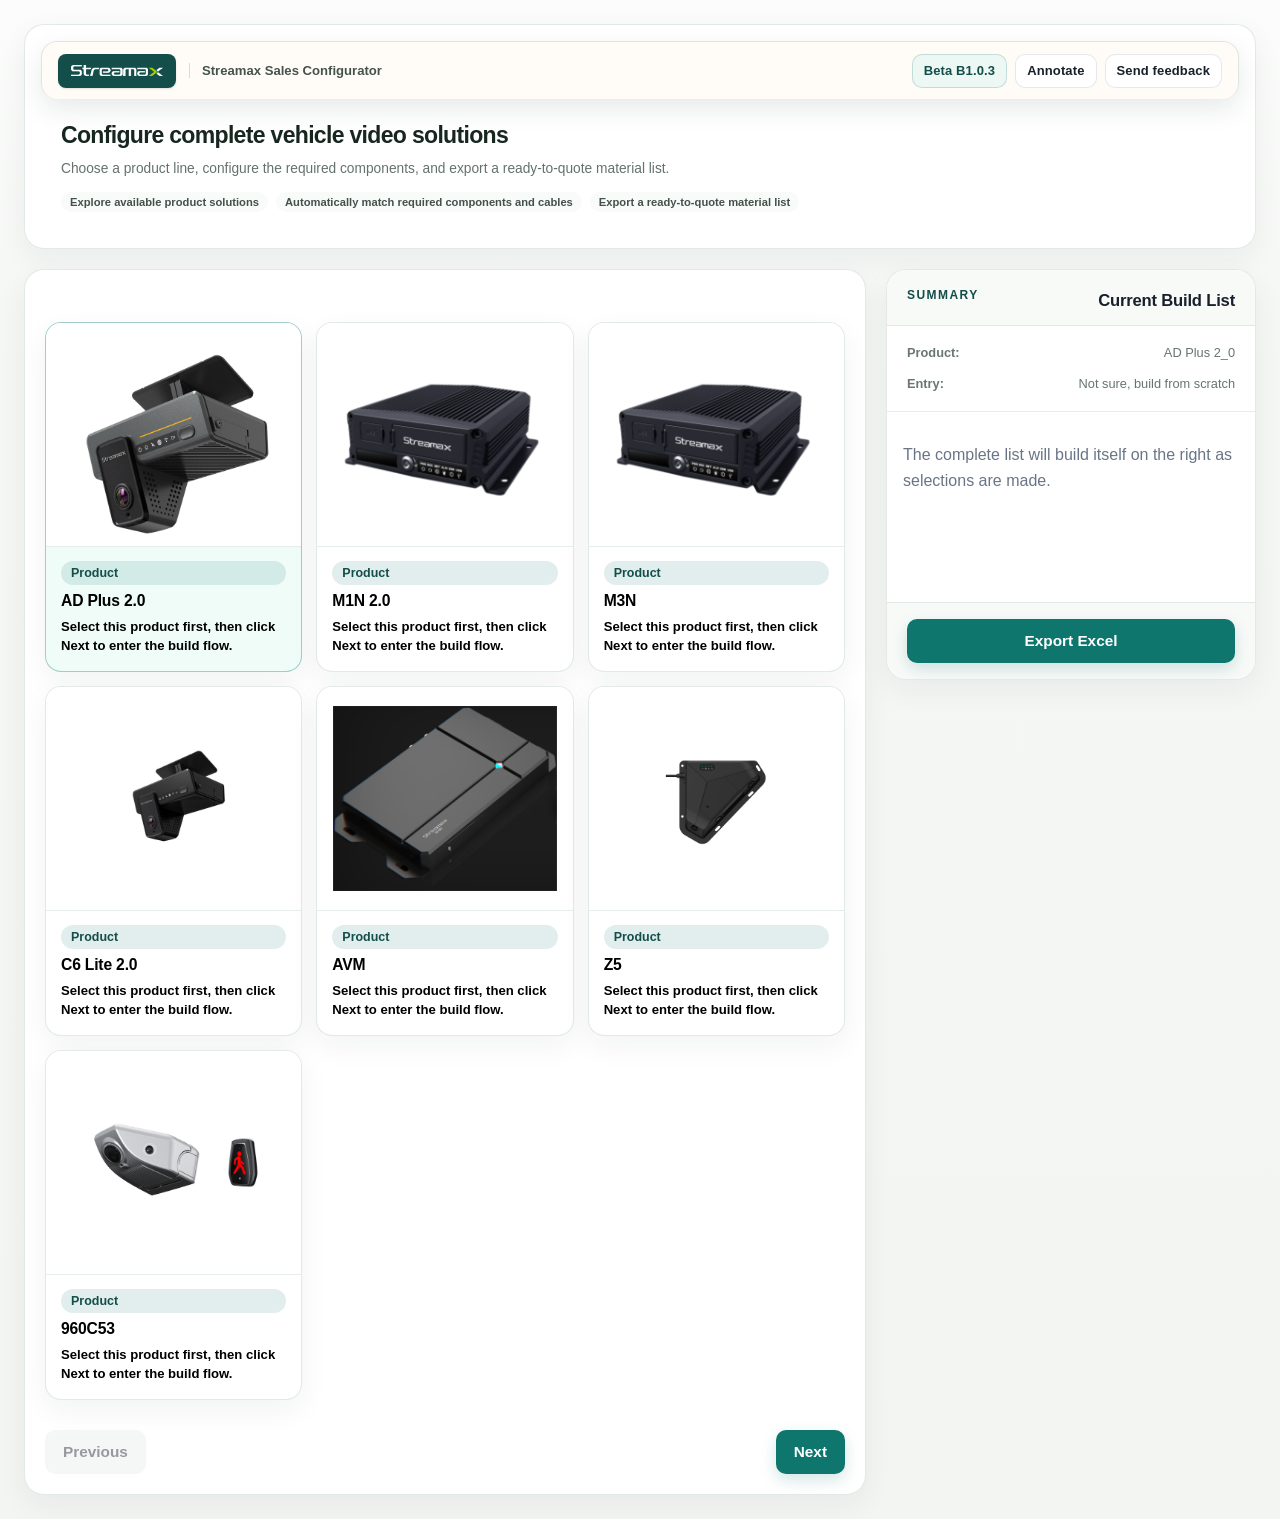
<file: configurator/index.html>
<!doctype html>
<html lang="en">
  <head>
    <meta charset="UTF-8" />
    <meta name="viewport" content="width=device-width, initial-scale=1.0" />
    <title>Streamax Sales Configurator</title>
    <script>document.documentElement.classList.add("app-loading");</script>
    <link rel="stylesheet" href="./styles.css?v=20260715-7" />
  </head>
  <body>
    <div class="shell">
      <header class="hero">
        <div class="hero-main">
          <div class="topbar">
            <div class="topbar-brand">
              <a class="brand-logo" href="./index.html" aria-label="Streamax Sales Configurator home">
                <img src="./assets/brand/streamax-logo-white.png" alt="Streamax" />
              </a>
              <p id="hero-eyebrow" class="eyebrow">AD Plus 2.0</p>
            </div>
            <div class="topbar-actions">
              <button id="app-version" class="version-badge version-button" type="button" aria-haspopup="dialog">Beta B1.0.1</button>
              <button id="annotation-button" class="feedback-button" type="button" aria-pressed="false">Annotate</button>
              <button id="feedback-button" class="feedback-button" type="button">Send feedback</button>
            </div>
          </div>
          <div class="hero-body">
            <h1 id="hero-title">一步一步生成 AD Plus 2.0 方案</h1>
            <p id="hero-intro" class="intro">
              只聚焦一个产品，让销售或客户按步骤完成选型，自动生成完整清单。
            </p>
            <div class="hero-highlights">
              <div class="highlight-pill" id="highlight-1">只展示当前需要决策的内容</div>
              <div class="highlight-pill" id="highlight-2">自动带出必选线材与关联件</div>
              <div class="highlight-pill" id="highlight-3">最终可直接导出给销售或技术支持</div>
            </div>
          </div>
        </div>

        <div class="hero-note">
          <span id="hero-note-label" class="step">What This Does</span>
          <strong id="hero-note-title">面向客户的 AD Plus 2.0 选型向导</strong>
          <p id="hero-note-body">
            这不是内部物料表视图，而是把复杂的产品清单拆成可以一步一步完成的选择流程。
          </p>
        </div>
      </header>

      <main class="wizard-shell">
        <section class="wizard-main panel">
          <div class="wizard-top">
            <div id="step-pills" class="step-pills"></div>
            <div id="step-copy" class="step-copy"></div>
          </div>

          <section id="wizard-stage" class="wizard-stage"></section>

          <footer class="wizard-actions">
            <button id="prev-step" class="secondary" type="button">上一步</button>
            <button id="next-step" class="primary" type="button">下一步</button>
          </footer>
        </section>

        <aside class="summary panel">
          <div class="panel-head">
            <span id="summary-step" class="step">Summary</span>
            <h2 id="summary-title">当前方案清单</h2>
          </div>
          <div id="summary-meta" class="summary-meta"></div>
          <div id="cart-list" class="cart-list"></div>
          <div class="cart-actions">
            <button id="export-excel" class="primary" type="button">Export Excel</button>
          </div>
        </aside>
      </main>
    </div>

    <dialog id="release-dialog" class="release-dialog" aria-labelledby="release-title">
      <div class="release-dialog-head">
        <div>
          <p class="step">Release notes</p>
          <h2 id="release-title">What changed</h2>
        </div>
        <button class="dialog-close" type="button" data-release-close aria-label="Close release notes"><svg viewBox="0 0 24 24" aria-hidden="true"><path d="M6 6L18 18M18 6L6 18" /></svg></button>
      </div>
      <div id="release-content" class="release-content"></div>
      <p class="release-contact">Questions or feedback? Contact <a href="mailto:kevinwang@Streamax.com">kevinwang@Streamax.com</a>.</p>
      <div class="feedback-actions"><button class="secondary" type="button" data-release-close>Close</button></div>
    </dialog>

    <dialog id="feedback-dialog" class="feedback-dialog" aria-labelledby="feedback-title">
      <form id="feedback-form" method="dialog">
        <div class="feedback-dialog-head">
          <div>
            <p class="step">Beta feedback</p>
            <h2 id="feedback-title">Comment on this page</h2>
          </div>
          <button class="dialog-close" type="button" data-feedback-close aria-label="Close feedback form"><svg viewBox="0 0 24 24" aria-hidden="true"><path d="M6 6L18 18M18 6L6 18" /></svg></button>
        </div>
        <p class="feedback-help">Tell us what is unclear, incorrect, or missing. The active product and selected items will be attached automatically.</p>
        <label for="feedback-message">Your comment</label>
        <textarea id="feedback-message" name="message" maxlength="2000" required placeholder="For example: this cable should be included automatically."></textarea>
        <label for="feedback-contact">Email or name (optional)</label>
        <input id="feedback-contact" name="contact" maxlength="200" autocomplete="email" placeholder="So we can follow up" />
        <p id="feedback-status" class="feedback-status" aria-live="polite"></p>
        <div class="feedback-actions">
          <button class="secondary" type="button" data-feedback-close>Cancel</button>
          <button class="primary" type="submit">Send feedback</button>
        </div>
      </form>
    </dialog>

    <dialog id="annotation-dialog" class="feedback-dialog" aria-labelledby="annotation-title">
      <form id="annotation-form" method="dialog">
        <div class="feedback-dialog-head">
          <div>
            <p class="step">Element annotation</p>
            <h2 id="annotation-title">Comment on this element</h2>
          </div>
          <button class="dialog-close" type="button" data-annotation-close aria-label="Close annotation form"><svg viewBox="0 0 24 24" aria-hidden="true"><path d="M6 6L18 18M18 6L6 18" /></svg></button>
        </div>
        <div id="annotation-target" class="annotation-target"></div>
        <label for="annotation-message">Your comment</label>
        <textarea id="annotation-message" name="message" maxlength="2000" required placeholder="Explain what should change on this element."></textarea>
        <label for="annotation-contact">Email or name (optional)</label>
        <input id="annotation-contact" name="contact" maxlength="200" autocomplete="email" placeholder="So we can follow up" />
        <p id="annotation-status" class="feedback-status" aria-live="polite"></p>
        <div class="feedback-actions">
          <button class="secondary" type="button" data-annotation-close>Cancel</button>
          <button class="primary" type="submit">Send annotation</button>
        </div>
      </form>
    </dialog>

    <script src="./catalog-data.js?v=20260710-2"></script>
    <!-- 按编号顺序加载，共享全局作用域，顺序不可调换 -->
    <script src="./js/01-bootstrap-i18n.js?v=20260715-6"></script>
    <script src="./js/02-dom-state.js?v=20260714-5"></script>
    <script src="./js/03-data-adplus.js?v=20260710-1"></script>
    <script src="./js/04-product-meta.js?v=20260714-4"></script>
    <script src="./js/05-selection-logic.js?v=20260714-2"></script>
    <script src="./js/06-cart.js?v=20260714-2"></script>
    <script src="./js/07-render-common.js?v=20260714-6"></script>
    <script src="./js/08-logic-mseries.js?v=20260710-1"></script>
    <script src="./js/09-render-avm-c6.js?v=20260712-7"></script>
    <script src="./js/10-render-mseries.js?v=20260710-1"></script>
    <script src="./js/11-render-adplus.js?v=20260710-1"></script>
    <script src="./js/12-main.js?v=20260715-9"></script>
  </body>
</html>
</file>
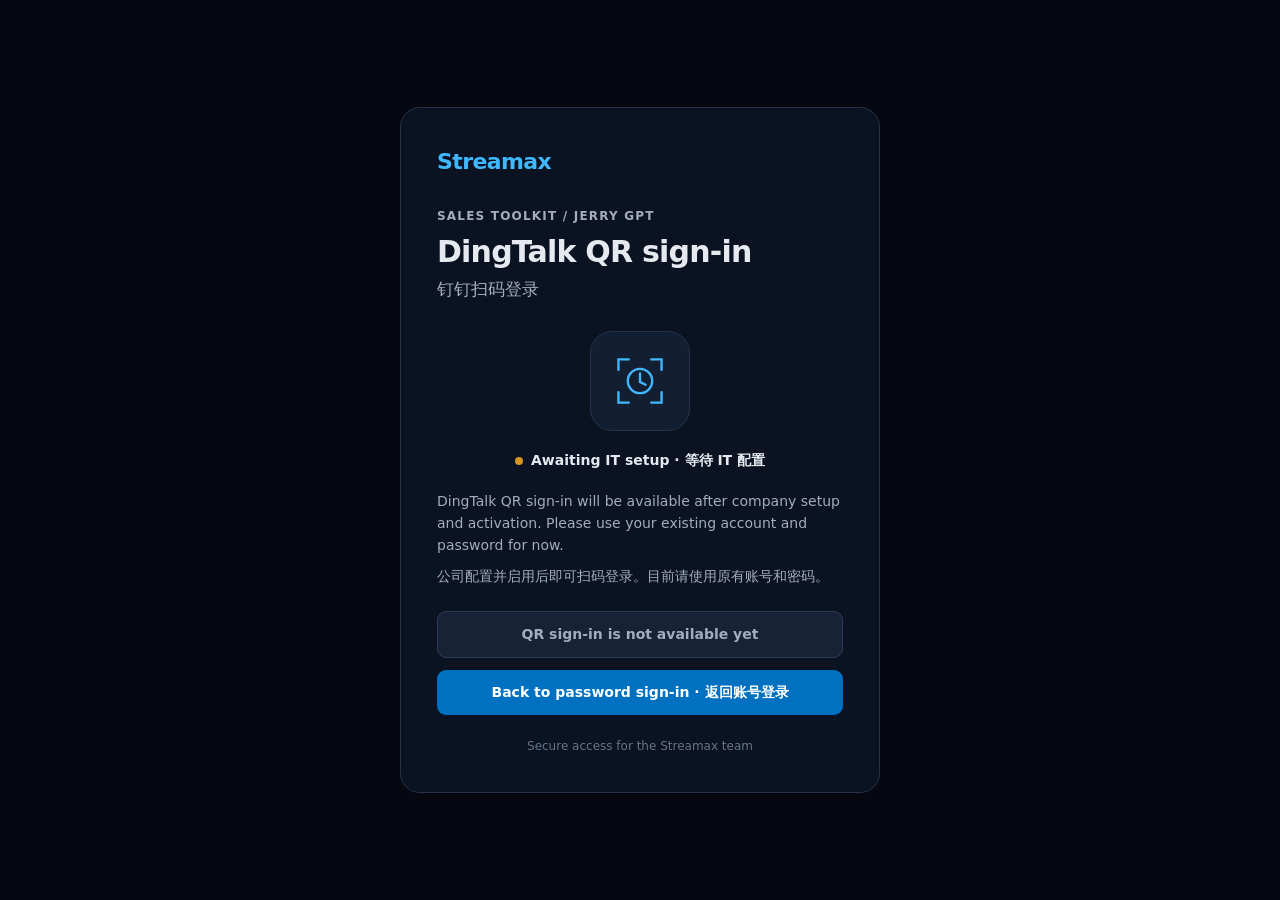
<file: templates/dingtalk_pending.html>
<!doctype html>
<html lang="en"><head><meta charset="utf-8"><meta name="viewport" content="width=device-width,initial-scale=1"><meta name="robots" content="noindex,nofollow"><title>DingTalk QR sign-in · Streamax</title>
<style>
*{box-sizing:border-box}body{margin:0;min-height:100vh;display:grid;place-items:center;padding:28px 20px;font:16px/1.6 system-ui,-apple-system,sans-serif;background:#f5f7fa;color:#172b40}body.dark{background:#050810;color:#e6eaf0}.card{width:min(100%,480px);border:1px solid #dce3ec;border-radius:20px;background:#fff;padding:36px}.dark .card{background:#0b1221;border-color:#263248}.brand{display:inline-block;color:#0070c0;text-decoration:none;font-weight:800;font-size:22px;letter-spacing:-.6px}.dark .brand{color:#40b8ff}.eyebrow{font-size:12px;font-weight:700;letter-spacing:1.2px;text-transform:uppercase;color:#596c82;margin:28px 0 8px}.dark .eyebrow{color:#a0aec0}h1{font-size:30px;line-height:1.2;letter-spacing:-.8px;margin:0 0 6px}.zh{color:#596c82;font-size:17px;margin:0}.dark .zh,.dark .detail{color:#a0aec0}.scan{margin:28px auto 18px;width:100px;height:100px;border:1px solid #dce3ec;border-radius:22px;display:grid;place-items:center;color:#0070c0;background:#f5f9ff}.dark .scan{background:#121f33;border-color:#263248;color:#40b8ff}.status{text-align:center;font-size:14px;font-weight:650}.dot{display:inline-block;width:8px;height:8px;border-radius:50%;background:#d59625;margin-right:8px}.detail{font-size:14px;color:#52667b;margin:18px 0 24px}.detail span{display:block;margin-top:8px}button,.back{display:block;width:100%;padding:12px;border-radius:9px;font:inherit;font-weight:600;font-size:14px;line-height:1.5;text-align:center}button{border:1px solid #dce3ec;background:#edf1f5;color:#52667b;cursor:not-allowed}.dark button{background:#172237;border-color:#2b3b53;color:#a0aec0}.back{margin-top:12px;background:#0070c0;color:#fff;text-decoration:none}.back:hover{background:#005b9c}a:focus-visible{outline:3px solid #56bdff;outline-offset:4px}.foot{margin:22px 0 0;text-align:center;color:#64758a;font-size:12px}@media(max-width:400px){.card{padding:26px 22px}h1{font-size:27px}}
</style></head><body class="dark"><main class="card"><a class="brand" href="https://www.streamax-trucking.com/">Streamax</a><p class="eyebrow">Sales Toolkit / Jerry GPT</p><h1>DingTalk QR sign-in</h1><p class="zh" lang="zh-CN">钉钉扫码登录</p>
<div class="scan" aria-hidden="true"><svg viewBox="0 0 64 64" width="60" height="60" fill="none" stroke="currentColor" stroke-width="2.5" stroke-linecap="round"><path d="M20 9H9v11M44 9h11v11M9 44v11h11M55 44v11H44"/><circle cx="32" cy="32" r="13"/><path d="M32 24v9l6 3"/></svg></div>
<p class="status" role="status"><span class="dot" aria-hidden="true"></span>Awaiting IT setup · 等待 IT 配置</p><p class="detail">DingTalk QR sign-in will be available after company setup and activation. Please use your existing account and password for now.<span lang="zh-CN">公司配置并启用后即可扫码登录。目前请使用原有账号和密码。</span></p><button type="button" disabled>QR sign-in is not available yet</button><a class="back" href="__BACK_URL__">Back to password sign-in · 返回账号登录</a><p class="foot">Secure access for the Streamax team</p></main></body></html>
</file>
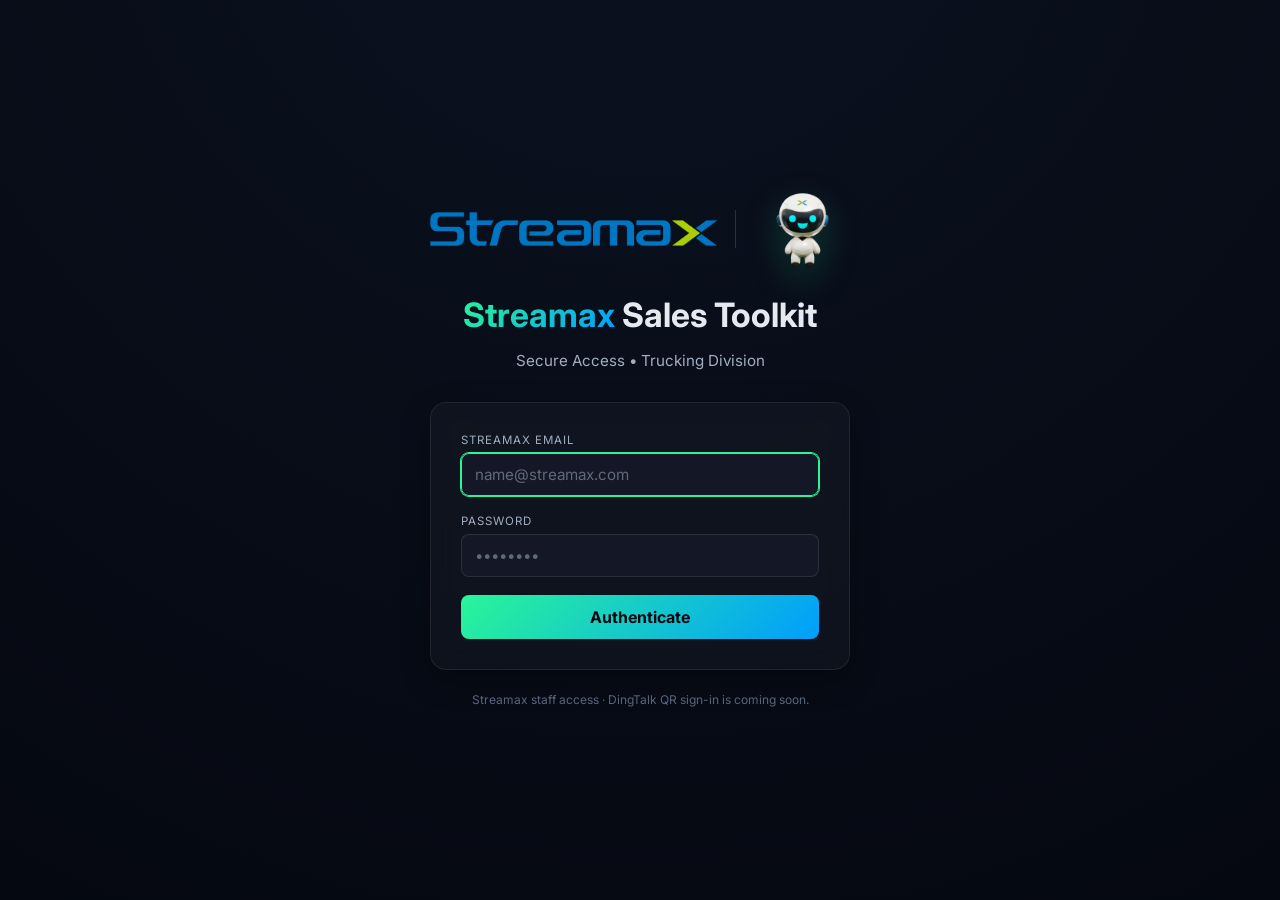
<file: templates/login.html>
<!DOCTYPE html>
<html lang="en">
<head>
<meta charset="utf-8">
<meta name="viewport" content="width=device-width, initial-scale=1">
<title>Streamax Sales Toolkit — Sign in</title>
<link rel="icon" type="image/png" href="/assets/favicon.png">
<link rel="apple-touch-icon" href="/assets/favicon.png">
<link rel="preconnect" href="https://fonts.gstatic.com" crossorigin>
<link href="https://fonts.googleapis.com/css2?family=Inter:wght@300;400;500;600;700;800&display=swap" rel="stylesheet">
<style>
  :root{--green:#2AF598;--blue:#009EFD;--bg:#050810;--grey:#A0AEC0;--white:#E6EAF0}
  *{box-sizing:border-box}
  body{margin:0;min-height:100vh;font-family:Inter,system-ui,sans-serif;color:var(--white);
       background:var(--bg);background-image:radial-gradient(circle at 50% -20%,#0B1221,#050810);
       display:flex;align-items:center;justify-content:center;padding:24px}
  .wrap{width:100%;max-width:420px}
  .marks{display:flex;align-items:center;justify-content:center;gap:18px;margin-bottom:18px}
  .marks a{min-width:0;flex:1}
  .marks img.logo{max-height:38px;max-width:100%;width:auto;object-fit:contain}
  .marks .sep{width:1px;height:38px;background:rgba(255,255,255,.14)}
  .marks img.mascot{width:96px;height:96px;flex-shrink:0;object-fit:contain;
       animation:float 4s ease-in-out infinite;
       filter:drop-shadow(0 12px 18px rgba(42,245,152,.18))}
  @keyframes float{0%,100%{transform:translateY(0)}50%{transform:translateY(-10px)}}
  h1{font-size:2.1rem;text-align:center;margin:0 0 6px;line-height:1.2}
  h1 .g{background:linear-gradient(135deg,var(--green),var(--blue));
        -webkit-background-clip:text;background-clip:text;-webkit-text-fill-color:transparent}
  .sub{text-align:center;color:var(--grey);font-size:.95rem;margin-bottom:32px}
  form{background:rgba(255,255,255,.03);border:1px solid rgba(255,255,255,.08);
       border-radius:16px;padding:30px;backdrop-filter:blur(12px);
       box-shadow:0 10px 30px rgba(0,0,0,.3)}
  label{display:block;font-size:.72rem;text-transform:uppercase;letter-spacing:1px;
        color:var(--grey);margin:0 0 6px}
  input{width:100%;padding:11px 13px;margin-bottom:18px;border-radius:8px;
        background:rgba(20,25,40,.85);border:1px solid rgba(255,255,255,.1);
        color:var(--green);font-size:.95rem;font-family:inherit;outline:none;color-scheme:dark}
  input:focus{border-color:var(--green);box-shadow:0 0 0 1px var(--green)}
  input::placeholder{color:rgba(160,174,192,.55)}
  button{width:100%;padding:12px;border:none;border-radius:8px;cursor:pointer;
         font-weight:700;font-size:1rem;font-family:inherit;color:#050810;
         background:linear-gradient(135deg,var(--green),var(--blue));transition:.25s}
  button:hover:not(:disabled){transform:translateY(-2px);box-shadow:0 4px 15px rgba(42,245,152,.4)}
  button:disabled{opacity:.6;cursor:not-allowed;transform:none}
  /* pre-line so a two-line message (e.g. the bilingual test_account notice)
     breaks where the server put the newline instead of running together.
     textContent alone would collapse it to a space. */
  .err{display:none;margin-top:16px;padding:11px 13px;border-radius:8px;font-size:.85rem;
       white-space:pre-line;line-height:1.55;
       background:rgba(255,71,87,.1);border:1px solid rgba(255,71,87,.35);color:#ff8b95}
  .err.show{display:block}
  /* Repeated-failure helper. Anchored to the bottom of the viewport and paired
     with body.has-help's bottom padding, so it can never sit on top of the
     error message the user is being asked to screenshot. */
  #help{display:none;position:fixed;left:50%;bottom:18px;transform:translateX(-50%);
        z-index:60;width:min(460px,calc(100vw - 28px));
        background:rgba(14,20,34,.97);border:1px solid rgba(42,245,152,.34);
        border-radius:12px;padding:15px 17px;box-shadow:0 10px 34px rgba(0,0,0,.5);
        backdrop-filter:blur(6px);
        /* Never taller than the viewport — the Chinese line is the one that
           must not be clipped, and it is last. */
        max-height:calc(100vh - 36px);overflow-y:auto}
  #help.show{display:block;animation:helpIn .28s ease-out}
  @keyframes helpIn{from{opacity:0;transform:translateX(-50%) translateY(10px)}
                    to{opacity:1;transform:translateX(-50%) translateY(0)}}
  /* padding-right keeps the text clear of the absolutely-positioned close
     button, which otherwise sits in the middle of the first line. */
  #help p{margin:0 0 7px;font-size:.83rem;line-height:1.55;color:#E6EAF0;
          padding-right:20px}
  #help p.zh{margin:0;color:#A0AEC0}
  /* width:auto is load-bearing — the global `button` rule is full-width, which
     stretched this to the whole card and centred the glyph in the middle of
     the first line of text. */
  #help .x{position:absolute;top:7px;right:11px;width:auto;cursor:pointer;
           color:#5c6880;font-size:1.1rem;line-height:1;background:none;
           border:none;padding:4px;font-weight:400}
  #help .x:hover{color:#E6EAF0}
  body.has-help{padding-bottom:200px}
  .foot{text-align:center;color:#5c6880;font-size:.75rem;margin-top:22px}
  .or{display:flex;align-items:center;gap:12px;margin:20px 0 16px;
      color:#5c6880;font-size:.72rem;text-transform:uppercase;letter-spacing:1px}
  .or::before,.or::after{content:"";flex:1;height:1px;background:rgba(255,255,255,.1)}
  .dtbtn{display:flex;align-items:center;justify-content:center;gap:10px;width:100%;
         padding:11px;border-radius:8px;text-decoration:none;font-weight:600;font-size:.92rem;
         color:var(--white);background:rgba(255,255,255,.05);
         border:1px solid rgba(255,255,255,.14);transition:.25s}
  .dtbtn:hover{background:rgba(255,255,255,.09);border-color:rgba(255,255,255,.28);
               transform:translateY(-2px)}
  .dtbtn svg{flex:none}
  .hint{text-align:center;color:var(--grey);font-size:.8rem;line-height:1.6;margin:10px 0 0}

  /* --- first-run: set a dedicated toolkit password ------------------------ */
  #setup{position:fixed;inset:0;z-index:10001;display:none;align-items:center;
         justify-content:center;padding:24px;background:rgba(3,6,12,.82);
         backdrop-filter:blur(6px)}
  #setup.show{display:flex}
  #setup .box{width:100%;max-width:470px;background:#0B1221;
              border:1px solid rgba(255,255,255,.12);border-radius:16px;padding:28px;
              box-shadow:0 24px 60px rgba(0,0,0,.6);max-height:92vh;overflow:auto}
  #setup h2{margin:0 0 12px;font-size:1.2rem;color:var(--white);
            display:flex;align-items:center;gap:9px}
  #setup h2 .ic{font-size:1.4rem}
  #setup .say{color:var(--white);font-size:.92rem;line-height:1.65;margin:0 0 8px;
              padding:13px 15px;border-radius:10px;
              background:rgba(42,245,152,.07);border:1px solid rgba(42,245,152,.24)}
  #setup .sub{color:var(--grey);font-size:.82rem;line-height:1.6;margin:12px 0 18px}
  #setup label{margin-top:2px}
  #setup .row{display:flex;gap:10px;align-items:center;margin-top:4px}
  #setup .row button{flex:1}
  #setup .later{background:rgba(255,255,255,.06);color:var(--grey);
                border:1px solid rgba(255,255,255,.14);font-weight:600;flex:0 0 auto;
                padding:12px 16px}
  #setup .later:hover{background:rgba(255,255,255,.1);color:var(--white)}

  /* --- Login easter eggs: the HTML port of the Streamlit transition ------- */
  #egg{position:fixed;inset:0;z-index:10000;display:none;flex-direction:column;
       align-items:center;justify-content:center;padding:24px;text-align:center;
       background:var(--bg);background-image:radial-gradient(circle at 50% -20%,#0B1221,#050810);
       cursor:pointer}
  #egg.show{display:flex}
  #egg img{max-width:450px;width:90%;height:auto;border-radius:12px;
           border:2px solid rgba(255,255,255,.1);box-shadow:0 15px 40px rgba(0,0,0,.6)}
  #egg .emoji{font-size:120px;line-height:1;
              filter:drop-shadow(0 10px 25px rgba(42,245,152,.6));text-shadow:0 0 10px var(--green);
              animation:heartBounce .4s infinite alternate cubic-bezier(.5,.05,1,.5)}
  @keyframes heartBounce{0%{transform:translateY(0) scale(1)}
                         100%{transform:translateY(-20px) scale(1.15)}}
  #egg h2{color:var(--green);margin:34px 0 0;font-weight:700;font-size:1.6rem;
          text-shadow:0 2px 10px rgba(42,245,152,.4);line-height:1.35}
  #egg .sub{color:var(--grey);font-size:1rem;margin-top:10px}
  #egg .skip{color:#5c6880;font-size:.72rem;margin-top:26px}
  @keyframes pulseText{0%,100%{opacity:1}50%{opacity:.3}}
  .loading-text{animation:pulseText 1.5s infinite ease-in-out}
  /* Respect a user who has asked the OS for less motion. */
  @media (prefers-reduced-motion:reduce){
    #egg .emoji{animation:none}
    .loading-text{animation:none}
    .marks img.mascot{animation:none}
  }
</style>
</head>
<body>
  <div class="wrap">
    <div class="marks">
      <a href="https://www.streamax-trucking.com/" aria-label="Streamax Trucking home" style="display:flex;align-items:center">
        <img class="logo" src="/assets/streamax%20logo.png" alt="Streamax"
             onerror="this.parentElement.style.display='none';this.parentElement.nextElementSibling.style.display='none';">
      </a>
      <span class="sep"></span>
      <img class="mascot" src="/assets/mascot.png" alt="Streamax mascot"
           onerror="this.src='/assets/jerry.png';">
    </div>
    <h1><span class="g">Streamax</span> Sales Toolkit</h1>
    <p class="sub">Secure Access &bull; Trucking Division</p>
    <form id="f" autocomplete="on">
      <!--DINGTALK_SIGNIN-->
      <label for="email">Streamax email</label>
      <!-- type="text", not "email": the browser's email validation rejects the
           easter-egg accounts (jerry_test, test_account …) before the form can
           even submit. The pattern still catches a malformed address — it
           accepts either a full email OR an @-less identifier, so "name@streamax"
           is rejected while "jerry_test" gets through to the server, which is
           the only thing that actually decides what is valid.
           inputmode="email" keeps the @ key on mobile keyboards. -->
      <input id="email" name="email" type="text"
             inputmode="email" autocomplete="username"
             spellcheck="false" autocapitalize="none"
             pattern="[^@\s]+@[^@\s]+\.[^@\s]+|[^@\s]+"
             title="Enter your @streamax.com email address."
             placeholder="name@streamax.com" required autofocus>
      <label for="password">Password</label>
      <input id="password" name="password" type="password" placeholder="••••••••" required>
      <button id="btn" type="submit">Authenticate</button>
      <div class="err" id="err"></div>
    </form>
    <p class="foot">Streamax staff access · DingTalk QR sign-in is coming soon.</p>
  </div>

  <!-- Shown after repeated failures. Wording is the customer's, verbatim, in
       both languages. -->
  <div id="help" role="status" aria-live="polite">
    <button class="x" id="helpX" type="button" aria-label="Dismiss">&times;</button>
    <p>If you encounter a problem while logging in, please screenshot the error
       message and pin to Jack Yi on DingTalk.</p>
    <p class="zh">如果您在登录时遇到问题，请截屏报错信息并钉钉 易嘉辰Jack。</p>
  </div>

  <!-- First sign-in with no toolkit password: say why one is needed, then set
       it right here. Wording is the customer's, verbatim. -->
  <div id="setup">
    <div class="box">
      <h2><span class="ic">🔑</span> Set your Sales Toolkit password</h2>
      <p class="say">
        Please set a dedicated sales toolkit password, since STREAMAX password will
        rotate every 3 months, but you can login with your sales toolkit password
        without any password change rotations.
      </p>
      <p class="sub">
        The same password signs you in to <strong>Jerry GPT</strong> and the Drip Mailer.
        Your Streamax mail password keeps working too, so you can never be locked out.
      </p>
      <form id="setupForm" autocomplete="off">
        <label for="np1">New Sales Toolkit password</label>
        <input id="np1" type="password" autocomplete="new-password" minlength="8"
               placeholder="At least 8 characters" required>
        <label for="np2">Confirm password</label>
        <input id="np2" type="password" autocomplete="new-password" minlength="8" required>
        <div class="row">
          <button id="npBtn" type="submit">Set password and continue</button>
          <button class="later" id="npLater" type="button">Later</button>
        </div>
        <div class="err" id="npErr"></div>
      </form>
    </div>
  </div>

  <!-- Easter-egg transition. Content comes from the server (login.LOGIN_EASTER_EGGS)
       so this and the Streamlit login can't drift apart. -->
  <div id="egg" onclick="eggFinish()">
    <img id="egg-img" alt="" style="display:none">
    <div id="egg-emoji" class="emoji" style="display:none"></div>
    <h2 id="egg-headline"></h2>
    <p id="egg-sub" class="sub loading-text"></p>
    <p class="skip">click anywhere to continue</p>
  </div>
<script>
  var f = document.getElementById('f'), btn = document.getElementById('btn'), err = document.getElementById('err');

  // Where to land after signing in (/login?next=/jerry). Captured before the
  // error handler below rewrites the URL. Must stay a same-site absolute path:
  // "//evil.com" is protocol-relative and would leave the site.
  var NEXT = (function () {
    var m = /[?&]next=([^&]*)/.exec(window.location.search);
    var p = m ? decodeURIComponent(m[1].replace(/\+/g, ' ')) : '/';
    return (p.charAt(0) === '/' && p.charAt(1) !== '/' && p.charAt(1) !== '\\') ? p : '/';
  })();

  // Surface an error handed back by a sign-in redirect (/login?err=…)
  (function () {
    var m = /[?&]err=([^&]*)/.exec(window.location.search);
    if (!m) return;
    err.textContent = decodeURIComponent(m[1].replace(/\+/g, ' '));
    err.classList.add('show');
    history.replaceState(null, '', window.location.pathname);
  })();

  // --- Easter-egg transition ------------------------------------------------
  // Port of the Streamlit login's time.sleep(8) animation. Click-to-skip added:
  // on a web page a hard 8s freeze with no affordance reads as a hang.
  var eggTimer = null;
  function eggFinish() {
    if (eggTimer) { clearTimeout(eggTimer); eggTimer = null; }
    window.location.href = NEXT;
  }
  function eggPlay(egg) {
    var box = document.getElementById('egg');
    if (!box) { window.location.href = NEXT; return; }
    if (egg.image) {
      var im = document.getElementById('egg-img');
      im.src = egg.image;
      im.style.display = '';
      // Never let a missing asset leave a blank screen mid-transition.
      im.onerror = function () { im.style.display = 'none'; };
    }
    if (egg.emoji) {
      var em = document.getElementById('egg-emoji');
      em.textContent = egg.emoji;
      em.style.display = '';
    }
    document.getElementById('egg-headline').textContent = egg.headline || '';
    document.getElementById('egg-sub').textContent = egg.sub || '';
    box.classList.add('show');
    eggTimer = setTimeout(eggFinish, egg.ms || 8000);
  }

  // --- first-run password setup --------------------------------------------
  var PENDING_EGG = null;
  function showSetup(egg) {
    PENDING_EGG = egg || null;
    document.getElementById('setup').classList.add('show');
    document.getElementById('np1').focus();
  }
  function finishSetup() {
    document.getElementById('setup').classList.remove('show');
    if (PENDING_EGG) { eggPlay(PENDING_EGG); return; }
    window.location.href = NEXT;
  }
  document.getElementById('npLater').addEventListener('click', finishSetup);

  document.getElementById('setupForm').addEventListener('submit', function (ev) {
    ev.preventDefault();
    var a = document.getElementById('np1').value,
        b = document.getElementById('np2').value,
        er = document.getElementById('npErr'),
        btn = document.getElementById('npBtn');
    er.classList.remove('show');
    if (a !== b) { er.textContent = 'The two passwords do not match.'; er.classList.add('show'); return; }
    btn.disabled = true; btn.textContent = 'Saving…';
    // The session cookie is already set by /api/login, so this is authenticated.
    fetch('/api/account/password', {
      method: 'POST', headers: {'Content-Type': 'application/json'},
      credentials: 'same-origin',
      body: JSON.stringify({current: '', new: a, confirm: b})
    })
    .then(function (r) { return r.json().then(function (d) { return {ok: r.ok, d: d}; }); })
    .then(function (res) {
      if (res.ok && res.d.ok) { finishSetup(); return; }
      er.textContent = (res.d && res.d.error) || 'Could not save the password.';
      er.classList.add('show');
      btn.disabled = false; btn.textContent = 'Set password and continue';
    })
    .catch(function () {
      er.textContent = 'Could not reach the server.';
      er.classList.add('show');
      btn.disabled = false; btn.textContent = 'Set password and continue';
    });
  });

  // Repeated-failure helper. Two failures is a typo; three is a stuck user.
  var FAIL_LIMIT = 3, failCount = 0, helpDismissed = false;
  document.getElementById('helpX').addEventListener('click', function () {
    helpDismissed = true;
    document.getElementById('help').classList.remove('show');
    document.body.classList.remove('has-help');
  });
  function noteFailure() {
    failCount += 1;
    if (failCount < FAIL_LIMIT || helpDismissed) return;
    document.getElementById('help').classList.add('show');
    document.body.classList.add('has-help');
    // Keep the error the user is being asked to screenshot on screen.
    try { err.scrollIntoView({block: 'center', behavior: 'smooth'}); } catch (_) {}
  }

  f.addEventListener('submit', function (e) {
    e.preventDefault();
    err.classList.remove('show');
    btn.disabled = true; btn.textContent = 'Connecting to Streamax secure server…';
    fetch('/api/login', {
      method: 'POST',
      headers: {'Content-Type': 'application/json'},
      credentials: 'same-origin',
      body: JSON.stringify({
        email: document.getElementById('email').value,
        password: document.getElementById('password').value
      })
    })
    .then(function (r) { return r.json().then(function (d) { return {ok: r.ok, d: d}; }); })
    .then(function (res) {
      if (res.ok && res.d.ok) {
        // Prompt for a toolkit password before anything else — an easter-egg
        // transition would bury it, and it only fires once per account.
        if (res.d.needs_password_setup) { showSetup(res.d.easter_egg); return; }
        if (res.d.easter_egg) { eggPlay(res.d.easter_egg); return; }
        window.location.href = NEXT;
        return;
      }
      err.textContent = (res.d && res.d.error) || 'Sign-in failed.';
      err.classList.add('show');
      btn.disabled = false; btn.textContent = 'Authenticate';
      noteFailure();
    })
    .catch(function () {
      err.textContent = 'Could not reach the server. Try again.';
      err.classList.add('show');
      btn.disabled = false; btn.textContent = 'Authenticate';
      noteFailure();
    });
  });
</script>
</body>
</html>
</file>
<file: configurator/styles.css>
:root {
  --bg: #f4efe5;
  --bg-strong: #fbf7f0;
  --panel: rgba(255, 252, 247, 0.92);
  --panel-strong: #ffffff;
  --ink: #18212b;
  --muted: #697586;
  --line: rgba(24, 33, 43, 0.1);
  --line-strong: rgba(24, 33, 43, 0.18);
  --accent: #0f766e;
  --accent-deep: #134e4a;
  --accent-soft: rgba(15, 118, 110, 0.12);
  --accent-soft-strong: rgba(15, 118, 110, 0.18);
  --warm: #c57b26;
  --warm-soft: rgba(197, 123, 38, 0.12);
  --shadow: 0 24px 70px rgba(24, 33, 43, 0.08);
}

* {
  box-sizing: border-box;
}

body {
  margin: 0;
  font-family: "Aptos", "Segoe UI", "PingFang SC", "Microsoft YaHei", sans-serif;
  color: var(--ink);
  background:
    radial-gradient(circle at 0% 0%, rgba(15, 118, 110, 0.18), transparent 28%),
    radial-gradient(circle at 100% 0%, rgba(197, 123, 38, 0.16), transparent 26%),
    linear-gradient(180deg, #fcf8f2 0%, var(--bg) 100%);
}

.shell {
  max-width: 1460px;
  margin: 0 auto;
  padding: 28px;
}

.hero {
  display: grid;
  grid-template-columns: 1fr;
  gap: 14px;
  margin-bottom: 12px;
}

.hero-main,
.hero-note,
.panel,
.scenario-card,
.package-card,
.group-card,
.review-card,
.option-card {
  background: var(--panel);
  border: 1px solid var(--line);
  border-radius: 28px;
  box-shadow: var(--shadow);
  backdrop-filter: blur(16px);
}

.hero-main,
.hero-note,
.panel {
  padding: 16px;
}

#hero-eyebrow,
#hero-title,
.hero-note {
  display: none;
}

.topbar,
.panel-head,
.wizard-actions,
.cart-actions,
.focus-banner,
.item-head,
.item-foot,
.extension-picker-head {
  display: flex;
  align-items: center;
  justify-content: space-between;
  gap: 12px;
}

.topbar {
  justify-content: space-between;
}

.topbar-actions {
  display: flex;
  align-items: center;
  justify-content: flex-end;
  gap: 12px;
  flex-wrap: wrap;
}

.brand-logo {
  display: inline-flex;
  align-items: center;
  justify-content: center;
  min-width: 136px;
  height: 42px;
  padding: 8px 14px;
  border-radius: 12px;
  background: var(--accent-deep);
  box-shadow: 0 8px 18px rgba(19, 78, 74, 0.18);
}

.brand-logo img {
  display: block;
  width: 108px;
  max-height: 22px;
  object-fit: contain;
}

.version-badge,
.feedback-button {
  border: 1px solid var(--line);
  border-radius: 999px;
  background: rgba(255, 255, 255, 0.68);
  color: var(--ink);
  font-size: 12px;
  font-weight: 800;
  letter-spacing: 0.03em;
  padding: 8px 12px;
}

.version-badge {
  color: var(--accent-deep);
}

.version-button {
  cursor: pointer;
}

.feedback-button {
  cursor: pointer;
}

.feedback-button:hover {
  border-color: var(--accent);
  background: var(--accent-soft);
}

.annotation-mode .shell * {
  cursor: crosshair !important;
}

.annotation-mode .shell :is(button, label, .scenario-card, .package-card, .item-card, .option-card, .group-card, .storage-card, .wiring-card, .review-card, .summary, .wizard-stage, .wizard-actions, .cart-actions, img, h1, h2, h3, h4, p):hover {
  outline: 3px solid var(--warm);
  outline-offset: 3px;
}

.annotation-selected {
  outline: 3px solid var(--warm) !important;
  outline-offset: 3px;
}

html.app-loading body {
  visibility: hidden;
}

.annotation-target {
  padding: 12px;
  border: 1px solid rgba(197, 123, 38, 0.28);
  border-radius: 12px;
  background: var(--warm-soft);
  color: var(--ink);
  font-size: 0.9rem;
  font-weight: 750;
  line-height: 1.45;
}

.feedback-dialog {
  width: min(560px, calc(100vw - 32px));
  border: 1px solid var(--line);
  border-radius: 22px;
  padding: 0;
  color: var(--ink);
  box-shadow: 0 24px 80px rgba(22, 42, 47, 0.28);
}

.release-dialog {
  width: min(620px, calc(100vw - 32px));
  border: 1px solid var(--line);
  border-radius: 22px;
  padding: 24px;
  color: var(--ink);
  box-shadow: 0 24px 80px rgba(22, 42, 47, 0.28);
}

.release-dialog::backdrop {
  background: rgba(17, 33, 37, 0.48);
}

.release-dialog-head {
  display: flex;
  align-items: flex-start;
  justify-content: space-between;
  gap: 12px;
}

.release-dialog h2 {
  margin: 4px 0 0;
  font-size: 22px;
}

.release-content {
  display: grid;
  gap: 10px;
  margin: 20px 0;
  padding: 0;
}

.release-history-entry {
  padding: 13px 14px;
  border: 1px solid rgba(20, 78, 74, 0.12);
  border-radius: 12px;
  background: #f8fbf9;
}

.release-history-entry h3 {
  margin: 0;
  color: var(--accent-deep);
  font-size: 14px;
}

.release-history-entry ul {
  display: grid;
  gap: 6px;
  margin: 8px 0 0;
  padding-left: 18px;
  color: var(--muted);
  font-size: 13px;
  line-height: 1.5;
}

.release-contact {
  margin: 0 0 20px;
  color: var(--muted);
}

.release-contact a {
  color: var(--accent-deep);
  font-weight: 800;
}

.feedback-dialog::backdrop {
  background: rgba(17, 33, 37, 0.48);
}

.feedback-dialog form {
  display: grid;
  gap: 12px;
  padding: 24px;
}

.feedback-dialog-head,
.feedback-actions {
  display: flex;
  align-items: center;
  justify-content: space-between;
  gap: 12px;
}

.feedback-dialog h2 {
  margin: 4px 0 0;
  font-size: 22px;
}

.feedback-help,
.feedback-status {
  margin: 0;
  color: var(--muted);
  line-height: 1.55;
}

.feedback-dialog label {
  font-size: 13px;
  font-weight: 800;
}

.feedback-dialog textarea,
.feedback-dialog input {
  width: 100%;
  box-sizing: border-box;
  border: 1px solid var(--line);
  border-radius: 12px;
  padding: 12px;
  color: var(--ink);
  font: inherit;
}

.feedback-dialog textarea {
  min-height: 144px;
  resize: vertical;
}

.dialog-close {
  display: grid;
  flex: 0 0 36px;
  width: 36px;
  height: 36px;
  place-items: center;
  margin: 0;
  padding: 0;
  border: 0;
  border-radius: 50%;
  background: transparent;
  color: var(--muted);
  cursor: pointer;
}

.dialog-close svg {
  width: 18px;
  height: 18px;
  fill: none;
  stroke: currentColor;
  stroke-linecap: round;
  stroke-width: 2.25;
}

.dialog-close:hover {
  background: var(--accent-soft);
  color: var(--ink);
}

.eyebrow,
.step {
  display: inline-flex;
  align-items: center;
  gap: 8px;
  margin: 0;
  font-size: 12px;
  font-weight: 800;
  letter-spacing: 0.12em;
  text-transform: uppercase;
  color: var(--accent-deep);
}

.lang-switch {
  display: inline-flex;
  gap: 6px;
  padding: 4px;
  border-radius: 999px;
  background: rgba(255, 255, 255, 0.72);
  border: 1px solid var(--line);
}

.lang-chip {
  border: none;
  padding: 7px 12px;
  border-radius: 999px;
  background: transparent;
  color: var(--muted);
  font-weight: 800;
  cursor: pointer;
}

.lang-chip.active {
  background: var(--accent);
  color: #fff;
}

.hero h1 {
  margin: 14px 0 10px;
  font-size: clamp(2.3rem, 4.2vw, 4.2rem);
  line-height: 0.98;
  letter-spacing: -0.03em;
}

.intro,
.hint,
.summary-meta,
.hero-note p,
.item-copy p,
.empty,
.step-copy p,
.option-card p {
  color: var(--muted);
  line-height: 1.62;
}

.intro {
  max-width: 780px;
  margin: 0 0 10px;
  font-size: 0.92rem;
  line-height: 1.48;
}

.hero-highlights {
  display: flex;
  flex-wrap: wrap;
  gap: 8px;
}

.highlight-pill,
.tag,
.group-badge {
  display: inline-flex;
  align-items: center;
  padding: 5px 10px;
  border-radius: 999px;
  font-size: 0.78rem;
  font-weight: 800;
}

.highlight-pill,
.tag {
  background: var(--accent-soft);
  color: var(--accent-deep);
}

.group-badge {
  background: var(--warm-soft);
  color: var(--warm);
}

/* C6 Lite bespoke step sections */
.c6-section {
  margin-top: 22px;
}
.c6-section:first-of-type {
  margin-top: 8px;
}
.c6-section-title {
  margin: 0 0 4px;
  font-size: 1rem;
}
.c6-section-hint {
  margin: 0 0 12px;
  color: var(--muted, #6b7280);
  font-size: 0.85rem;
}

.avm-mode-card {
  text-align: left;
}

.avm-mode-visual {
  display: flex;
  align-items: center;
  justify-content: center;
  min-height: 176px;
  gap: 10px;
  margin-bottom: 14px;
  padding: 12px;
  border: 1px solid rgba(19, 91, 86, 0.14);
  border-radius: 16px;
  background: linear-gradient(135deg, #f8fffd, #eef9f7);
}

.avm-mode-device {
  display: grid;
  gap: 7px;
  min-width: 0;
  justify-items: center;
  color: var(--accent-deep);
  font-size: 0.72rem;
  font-weight: 800;
  text-align: center;
}

.avm-mode-device img {
  width: 100%;
  height: 112px;
  object-fit: contain;
}

.avm-mode-visual.standalone .avm-mode-device {
  width: min(78%, 260px);
}

.avm-mode-visual.standalone .avm-mode-device.c53-mode-device {
  width: min(42%, 190px);
}

.avm-mode-visual.cascade .avm-mode-device {
  flex: 1 1 0;
}

.avm-mode-visual.cascade .avm-mode-device img {
  height: 86px;
}

.avm-mode-plus {
  color: var(--accent);
  font-size: 1.25rem;
  font-weight: 900;
}

@media (max-width: 620px) {
  .avm-mode-visual.cascade {
    gap: 5px;
    padding: 8px;
  }

  .avm-mode-visual.cascade .avm-mode-device img {
    height: 64px;
  }
}
.avm-diagram {
  display: block;
  width: 100%;
  max-width: 560px;
  margin: 4px 0 8px;
  border: 1px solid var(--line, #e5e7eb);
  border-radius: 12px;
  background: #fff;
}

.hero-note strong {
  display: block;
  margin: 10px 0 8px;
  font-size: 1.05rem;
}

.wizard-shell {
  display: grid;
  grid-template-columns: minmax(0, 1.9fr) minmax(340px, 0.86fr);
  gap: 22px;
}

.wizard-main,
.summary {
  min-height: 760px;
}

.wizard-main {
  display: grid;
  grid-template-rows: auto 1fr auto;
  gap: 18px;
}

.summary {
  position: sticky;
  top: 16px;
  align-self: start;
}

.wizard-top {
  display: grid;
  gap: 18px;
}

.step-pills {
  display: grid;
  grid-template-columns: repeat(auto-fit, minmax(118px, 1fr));
  gap: 10px;
}

.step-pill {
  padding: 12px;
  border-radius: 18px;
  border: 1px solid var(--line);
  background: rgba(255, 255, 255, 0.72);
}

.step-pill span {
  display: inline-flex;
  width: 28px;
  height: 28px;
  align-items: center;
  justify-content: center;
  margin-bottom: 8px;
  border-radius: 999px;
  background: rgba(24, 33, 43, 0.08);
  font-weight: 800;
}

.step-pill strong {
  display: block;
  font-size: 0.9rem;
}

.step-pill.active {
  background: linear-gradient(180deg, #f2fffb 0%, #ebfaf5 100%);
  border-color: rgba(15, 118, 110, 0.28);
}

.step-pill.active span,
.step-pill.done span {
  background: var(--accent);
  color: #fff;
}

.step-copy h2,
.panel-head h2,
.group-card h3,
.review-card h3 {
  margin: 8px 0;
}

body.compact-flow .shell {
  padding-top: 18px;
}

body.compact-flow .hero {
  margin-bottom: 12px;
}

body.compact-flow .hero-main {
  padding: 14px 18px;
}

body.compact-flow .intro {
  margin: 0;
  font-size: 0.92rem;
}

body.compact-flow .hero-highlights {
  display: none;
}

body.compact-flow .wizard-main {
  gap: 12px;
}

body.compact-flow .wizard-top {
  gap: 10px;
}

body.compact-flow .step-pills {
  grid-template-columns: repeat(auto-fit, minmax(96px, 1fr));
  gap: 8px;
}

body.compact-flow .step-pill {
  padding: 9px 10px;
  border-radius: 16px;
}

body.compact-flow .step-pill span {
  width: 24px;
  height: 24px;
  margin-bottom: 6px;
  font-size: 0.82rem;
}

body.compact-flow .step-pill strong {
  font-size: 0.82rem;
  line-height: 1.25;
}

body.compact-flow .step-copy h2 {
  margin: 4px 0;
  font-size: 1.05rem;
}

body.compact-flow .step-copy p {
  display: none;
}

.wizard-stage {
  min-height: 490px;
}

button {
  border: none;
  border-radius: 16px;
  padding: 13px 18px;
  font-weight: 800;
  font-size: 0.96rem;
  cursor: pointer;
  transition: transform 140ms ease, box-shadow 140ms ease, background 140ms ease;
}

button:hover:not(:disabled) {
  transform: translateY(-1px);
}

button:disabled {
  opacity: 0.45;
  cursor: not-allowed;
}

button.primary {
  background: var(--accent);
  color: #fff;
  box-shadow: 0 10px 24px rgba(15, 118, 110, 0.2);
}

button.secondary {
  background: #e9efee;
  color: var(--ink);
}

/* AVM 级联主机三选一卡片：不同原图比例也使用同一展示画布与文字基线。 */
.avm-host-card {
  grid-template-rows: 150px auto 1fr;
  align-content: start;
  min-height: 286px;
}

.avm-host-card .avm-host-media {
  display: flex;
  align-items: center;
  justify-content: center;
  width: 100%;
  height: 150px;
  margin: 0;
  padding: 14px 18px;
  overflow: hidden;
  border: 1px solid rgba(15, 118, 110, 0.1);
  border-radius: 18px;
  background: linear-gradient(145deg, #f7fcfa 0%, #edf6f4 100%);
}

.avm-host-card .avm-host-media img {
  display: block;
  width: 100%;
  height: 100%;
  object-fit: contain;
  object-position: center;
}

.avm-host-card h3 {
  align-self: end;
  min-height: 1.45em;
  margin: 10px 0 0;
}

.avm-host-card p {
  align-self: start;
  margin: 0;
}

.c53-kit-selection {
  display: flex;
  align-items: center;
  gap: 8px;
  margin-top: auto;
  padding-top: 8px;
  color: var(--muted);
  font-size: 0.82rem;
  font-weight: 800;
}

.c53-kit-check {
  display: inline-grid;
  width: 22px;
  height: 22px;
  place-items: center;
  border: 1.5px solid rgba(15, 118, 110, 0.34);
  border-radius: 7px;
  background: #fff;
  color: #fff;
  font-size: 0.9rem;
  line-height: 1;
}

.c53-kit-selection.is-selected {
  color: var(--accent-deep);
}

.c53-kit-selection.is-selected .c53-kit-check {
  border-color: var(--accent);
  background: var(--accent);
}

.scenario-grid,
.package-grid {
  display: grid;
  grid-template-columns: repeat(auto-fit, minmax(210px, 1fr));
  gap: 12px;
}

.product-entry-grid {
  margin-bottom: 12px;
}

.product-entry-card {
  display: grid;
  grid-template-rows: minmax(180px, 216px) auto;
}

.product-entry-card .scenario-media {
  aspect-ratio: auto;
  min-height: 180px;
  padding: 10px 12px 2px;
  align-items: center;
  background: #fff;
}

.product-entry-card .scenario-media img {
  width: 100%;
  height: 100%;
  object-fit: contain;
  object-position: center;
  padding: 0;
  background: transparent;
}

.product-entry-card[data-product-entry="c6lite20"] .scenario-media img {
  transform: scale(1.42);
  transform-origin: center;
}

.product-entry-card[data-product-entry="z5"] .scenario-media img {
  transform: scale(1.16);
  transform-origin: center;
}

.product-entry-card .scenario-copy {
  display: grid;
  gap: 8px;
  padding: 14px 14px 16px;
  background: transparent;
}

.product-entry-card .scenario-copy h3 {
  margin: 0;
  font-size: 0.94rem;
}

.product-entry-card .scenario-copy p {
  margin: 0;
  font-size: 0.8rem;
  line-height: 1.34;
}

.compare-panel {
  margin-top: 22px;
  padding: 18px;
  border-radius: 28px;
  border: 1px solid var(--line);
  background: rgba(255, 252, 247, 0.9);
  box-shadow: var(--shadow);
}

.compare-head h3 {
  margin: 0 0 6px;
}

.compare-head p {
  margin: 0 0 18px;
  color: var(--muted);
}

.compare-grid {
  display: grid;
  grid-template-columns: repeat(auto-fit, minmax(320px, 1fr));
  gap: 16px;
}

.compare-card {
  padding: 16px;
  border-radius: 22px;
  border: 1px solid var(--line);
  background: #fffefb;
}

.compare-label {
  display: inline-flex;
  margin-bottom: 14px;
  padding: 6px 11px;
  border-radius: 999px;
  background: var(--accent-soft);
  color: var(--accent-deep);
  font-weight: 800;
}

.exploded-diagram {
  position: relative;
  min-height: 360px;
  border-radius: 20px;
  border: 1px solid var(--line);
  background:
    radial-gradient(circle at top left, rgba(15, 118, 110, 0.08), transparent 34%),
    linear-gradient(180deg, #ffffff, #f8fbfa);
  overflow: hidden;
}

.exploded-node {
  position: absolute;
  padding: 12px;
  border-radius: 18px;
  border: 1px solid var(--line-strong);
  background: rgba(255, 255, 255, 0.96);
  box-shadow: 0 10px 30px rgba(24, 33, 43, 0.08);
  text-align: center;
}

.exploded-node img {
  width: 100%;
  max-width: 120px;
  height: 82px;
  object-fit: contain;
  display: block;
  margin: 0 auto 8px;
}

.exploded-node strong {
  display: block;
  font-size: 0.92rem;
}

.exploded-node span {
  display: block;
  margin-top: 4px;
  color: var(--muted);
  font-size: 0.8rem;
  line-height: 1.45;
}

.exploded-node-host {
  left: 6%;
  top: 8%;
  width: 30%;
}

.exploded-node-power {
  left: 35%;
  top: 38%;
  width: 28%;
}

.exploded-node-watch {
  right: 8%;
  top: 10%;
  width: 22%;
}

.exploded-node-camera {
  right: 6%;
  bottom: 10%;
  width: 24%;
}

.exploded-link {
  position: absolute;
  background: rgba(15, 118, 110, 0.7);
  transform-origin: left center;
  height: 3px;
  border-radius: 999px;
}

.exploded-link-1 {
  left: 29%;
  top: 27%;
  width: 18%;
  transform: rotate(20deg);
}

.exploded-link-2 {
  left: 57%;
  top: 37%;
  width: 18%;
  transform: rotate(-26deg);
}

.exploded-link-3 {
  left: 56%;
  top: 58%;
  width: 20%;
  transform: rotate(26deg);
}

.overlay-diagram {
  position: relative;
  border-radius: 20px;
  overflow: hidden;
  border: 1px solid var(--line);
  background: #fff;
}

.overlay-diagram img {
  display: block;
  width: 100%;
  height: auto;
}

.overlay-tag {
  position: absolute;
  padding: 7px 10px;
  border-radius: 999px;
  background: rgba(24, 33, 43, 0.84);
  color: #fff;
  font-size: 0.8rem;
  font-weight: 800;
  box-shadow: 0 8px 18px rgba(24, 33, 43, 0.18);
}

.overlay-tag-host {
  left: 14%;
  top: 20%;
}

.overlay-tag-power {
  left: 32%;
  top: 53%;
}

.overlay-tag-watch {
  right: 18%;
  top: 22%;
}

.overlay-tag-camera {
  right: 11%;
  bottom: 17%;
}

.split-preview-panel {
  margin-top: 0;
}

.split-preview-card {
  padding: 18px;
}

.split-diagram {
  position: relative;
  min-height: 700px;
  overflow: hidden;
  border-radius: 22px;
  border: 1px solid var(--line);
  background:
    radial-gradient(circle at top left, rgba(15, 118, 110, 0.08), transparent 28%),
    linear-gradient(180deg, #ffffff, #f8fbfa 72%, #eef6f3);
}

.split-part {
  position: absolute;
  padding: 12px 12px 10px;
  border-radius: 18px;
  border: 1px solid rgba(148, 163, 184, 0.22);
  background: rgba(255, 255, 255, 0.94);
  box-shadow: 0 14px 34px rgba(15, 23, 42, 0.08);
}

.split-part span {
  display: inline-flex;
  margin-bottom: 10px;
  padding: 4px 10px;
  border-radius: 999px;
  background: rgba(222, 245, 240, 0.95);
  color: var(--accent-deep);
  font-size: 0.78rem;
  font-weight: 800;
}

.split-part img {
  display: block;
  width: 100%;
  height: auto;
}

.split-part-host {
  left: 5%;
  top: 4%;
  width: 42%;
}

.split-part-video {
  right: 4%;
  top: 6%;
  width: 46%;
}

.split-part-power {
  left: 10%;
  top: 45%;
  width: 50%;
}

.split-part-watch {
  right: 10%;
  top: 44%;
  width: 16%;
}

.split-part-watch img {
  max-width: 88px;
  margin: 0 auto;
}

.split-part-wiring {
  left: 17%;
  bottom: 5%;
  width: 66%;
}

.split-wiring-list {
  display: flex;
  flex-wrap: wrap;
  gap: 8px;
  margin-bottom: 10px;
}

.split-wiring-list b {
  padding: 7px 10px;
  border-radius: 12px;
  background: #f3f8f7;
  color: var(--ink);
  font-size: 0.82rem;
}

.split-part-wiring p {
  margin: 0;
  color: var(--muted);
  font-size: 0.82rem;
  line-height: 1.5;
}

.split-link {
  position: absolute;
  height: 2px;
  border-radius: 999px;
  background: rgba(15, 118, 110, 0.62);
  transform-origin: left center;
}

.split-link-1 {
  left: 42%;
  top: 21%;
  width: 14%;
  transform: rotate(8deg);
}

.split-link-2 {
  left: 34%;
  top: 46%;
  width: 12%;
  transform: rotate(40deg);
}

.split-link-3 {
  left: 59%;
  top: 53%;
  width: 17%;
  transform: rotate(-16deg);
}

.split-link-4 {
  left: 46%;
  bottom: 24%;
  width: 13%;
  transform: rotate(84deg);
}

@media (max-width: 900px) {
  .split-diagram {
    min-height: 860px;
  }

  .split-part-host,
  .split-part-video,
  .split-part-power,
  .split-part-watch,
  .split-part-wiring {
    position: relative;
    left: auto;
    right: auto;
    top: auto;
    bottom: auto;
    width: auto;
    margin: 0 14px 14px;
  }

  .split-link {
    display: none;
  }
}

.option-grid {
  display: grid;
  gap: 16px;
}

.option-grid.two-col {
  grid-template-columns: repeat(auto-fit, minmax(240px, 1fr));
}

/* C6 Lite has exactly four core kits; keep their comparison on one desktop row. */
.option-grid.c6-kit-grid {
  grid-template-columns: repeat(4, minmax(0, 1fr));
}

.option-grid.three-col {
  grid-template-columns: repeat(auto-fit, minmax(200px, 1fr));
}

@media (max-width: 980px) {
  .option-grid.c6-kit-grid {
    grid-template-columns: repeat(2, minmax(0, 1fr));
  }
}

@media (max-width: 560px) {
  .option-grid.c6-kit-grid {
    grid-template-columns: 1fr;
  }
}

.scenario-card,
.package-card,
.option-card {
  padding: 0;
  overflow: hidden;
  text-align: left;
}

.scenario-card.active,
.package-card.active,
.option-card.active,
.item-card.selected {
  border-color: rgba(15, 118, 110, 0.35);
  background: #effcf8;
}

.scenario-card,
.package-card,
.option-card,
.item-card {
  transition: border-color 160ms ease, transform 160ms ease, background 160ms ease, box-shadow 160ms ease;
}

.scenario-card:hover,
.package-card:hover,
.option-card:hover,
.item-card:hover {
  border-color: rgba(15, 118, 110, 0.28);
  transform: translateY(-1px);
  box-shadow: 0 14px 30px rgba(24, 33, 43, 0.07);
}

.scenario-media {
  aspect-ratio: 16 / 8.8;
  background: linear-gradient(180deg, #f3fbf8 0%, #ebf5ff 100%);
  display: grid;
  place-items: center;
  overflow: hidden;
}

.scenario-media img {
  width: 100%;
  height: 100%;
  object-fit: contain;
  object-position: center;
  padding: 8px;
  background: #fff;
}

.scenario-card-custom .scenario-media {
  aspect-ratio: 16 / 13.2;
}

.scenario-card-custom .scenario-media img {
  padding: 10px 12px 2px;
}

.package-image {
  width: 100%;
  height: 100%;
  object-fit: contain;
  object-position: center;
}

.package-image {
  display: block;
  min-height: 200px;
  background: linear-gradient(180deg, #f3fbf8 0%, #ebf5ff 100%);
  padding: 10px;
}

.package-image-empty,
.host-photo-empty {
  display: grid;
  place-items: center;
  color: var(--muted);
  font-weight: 700;
  text-align: center;
}

.scenario-copy,
.package-head,
.item-copy,
.review-card {
  padding: 13px;
}

.package-head {
  align-items: start;
  padding-bottom: 0;
}

.package-card p,
.scenario-copy p {
  margin: 0;
}

.fallback-note {
  padding: 0 16px 16px;
  color: var(--warm);
  font-size: 0.9rem;
  font-weight: 700;
}

.option-card {
  display: grid;
  gap: 8px;
  padding: 12px;
  background: var(--panel-strong);
  border: 1px solid var(--line);
  border-radius: 18px;
}

.wiring-card {
  align-content: start;
  min-height: 430px;
}

.wiring-card h3 {
  min-height: 42px;
  margin: 4px 0 0;
}

.wiring-card p {
  min-height: 92px;
  margin: 0;
}

.locked-option input[type="checkbox"] {
  cursor: not-allowed;
}

.option-card.disabled,
.item-card.disabled {
  opacity: 0.46;
  filter: grayscale(0.12);
}

.host-photo {
  display: block;
  width: 100%;
  height: 240px;
  object-fit: contain;
  object-position: center;
  border-radius: 14px;
  border: 1px solid var(--line);
  background: #fff;
  padding: 10px;
}

.helper-note {
  padding: 12px 14px;
  border-radius: 16px;
  background: var(--accent-soft);
  color: var(--accent-deep);
  font-size: 0.92rem;
  font-weight: 700;
}

.power-box-card {
  align-content: start;
  min-height: 100%;
}

.power-box-card .host-photo {
  height: 214px;
  object-position: center 42%;
  padding: 12px 14px;
}

.power-box-card .tag {
  align-self: start;
  margin-top: 4px;
}

.power-box-card h3 {
  margin: 2px 0 0;
  min-height: 46px;
  font-size: 1rem;
  line-height: 1.18;
}

.power-box-card p {
  margin: 0;
  min-height: 98px;
  max-width: 30ch;
  font-size: 0.82rem;
  line-height: 1.48;
  font-weight: 650;
  letter-spacing: -0.01em;
  text-wrap: balance;
}

.focus-banner {
  align-items: start;
  padding: 16px 18px;
  border-radius: 20px;
  background: linear-gradient(180deg, rgba(15, 118, 110, 0.1), rgba(15, 118, 110, 0.05));
  margin-bottom: 18px;
}

.focus-banner strong {
  display: block;
  margin-bottom: 6px;
}

.focus-banner p {
  margin: 0;
  color: var(--muted);
}

.resource-links {
  display: flex;
  gap: 14px;
  flex-wrap: wrap;
}

.resource-links a {
  color: var(--accent-deep);
  font-weight: 700;
}

.group-list {
  display: grid;
  grid-template-columns: repeat(auto-fit, minmax(280px, 1fr));
  gap: 12px;
  align-items: start;
}

.group-card {
  padding: 10px;
}

.capacity-note {
  margin-bottom: 16px;
  padding: 14px 16px;
  border-radius: 18px;
  background: var(--accent-soft);
  border: 1px solid rgba(15, 118, 110, 0.18);
}

.capacity-note.warning {
  background: var(--warm-soft);
  border-color: rgba(197, 123, 38, 0.24);
}

.capacity-note strong {
  display: block;
  margin-bottom: 6px;
}

.capacity-note p {
  margin: 0;
}

.algorithm-plan-panel {
  margin-bottom: 16px;
  padding: 16px;
  border: 1px solid rgba(15, 118, 110, 0.2);
  border-radius: 20px;
  background: linear-gradient(135deg, rgba(15, 118, 110, 0.11), rgba(255, 255, 255, 0.82));
}

.algorithm-plan-head {
  display: flex;
  gap: 14px;
  align-items: flex-start;
  justify-content: space-between;
  margin-bottom: 14px;
}

.algorithm-plan-head strong,
.algorithm-plan-head span {
  display: block;
}

.algorithm-plan-head span {
  margin-top: 4px;
  color: var(--muted);
  font-size: 0.82rem;
  line-height: 1.45;
}

.resource-badge-list {
  display: flex;
  flex-wrap: wrap;
  justify-content: flex-end;
  gap: 6px;
}

.resource-badge-list span,
.camera-resource-line {
  color: var(--accent-deep);
  font-size: 0.76rem;
  font-weight: 750;
}

.resource-badge-list span {
  padding: 5px 8px;
  border-radius: 999px;
  background: rgba(255, 255, 255, 0.78);
  border: 1px solid rgba(15, 118, 110, 0.13);
}

.camera-resource-line {
  margin-top: 8px;
}

.algorithm-preset-grid,
.algorithm-assignment-grid {
  display: grid;
  grid-template-columns: repeat(auto-fit, minmax(250px, 1fr));
  gap: 10px;
}

.algorithm-preset-card {
  display: grid;
  gap: 5px;
  padding: 13px;
  text-align: left;
  color: var(--ink);
  border: 1px solid rgba(15, 118, 110, 0.24);
  border-radius: 16px;
  background: rgba(255, 255, 255, 0.88);
  cursor: pointer;
}

.algorithm-preset-card:not(.unavailable):hover {
  border-color: var(--accent);
  box-shadow: 0 8px 20px rgba(15, 118, 110, 0.1);
}

.algorithm-preset-card span,
.algorithm-preset-card small {
  color: var(--muted);
  line-height: 1.4;
}

.algorithm-preset-card.unavailable {
  opacity: 0.58;
  cursor: not-allowed;
}

.algorithm-assignment-grid {
  margin-top: 10px;
}

.algorithm-assignment {
  display: grid;
  gap: 5px;
  color: var(--muted);
  font-size: 0.8rem;
  font-weight: 700;
}

.algorithm-assignment select {
  width: 100%;
}

.item-card {
  display: grid;
  grid-template-columns: auto 1fr;
  gap: 10px;
  padding: 8px;
  border: 1px solid var(--line);
  border-radius: 16px;
  background: var(--panel-strong);
}

.item-card input[type="checkbox"] {
  margin-top: 4px;
}

.item-copy {
  display: grid;
  grid-template-columns: 96px minmax(0, 1fr);
  gap: 8px 10px;
  align-items: start;
}

.item-copy .thumb {
  grid-column: 1;
  grid-row: 1 / span 2;
}

.item-copy .item-head,
.item-copy p {
  grid-column: 2;
}

.item-copy p {
  margin: 0;
  font-size: 0.92rem;
}

.sku {
  font-family: Consolas, monospace;
  font-size: 0.84rem;
  color: var(--muted);
  word-break: break-all;
}

.thumb {
  width: 116px;
  height: 116px;
  border-radius: 14px;
  object-fit: contain;
  border: 1px solid var(--line);
  background: #fff;
  padding: 6px;
}

.media-card {
  display: block;
  padding: 12px 12px 10px;
}

.media-card input[type="checkbox"] {
  display: block;
  margin: 4px auto 0;
}

.media-card .item-copy {
  display: grid;
  grid-template-columns: 1fr;
  gap: 10px;
}

.media-card .item-copy .thumb,
.media-card .item-copy .item-head,
.media-card .item-copy p {
  grid-column: auto;
  grid-row: auto;
}

.media-card .thumb {
  width: 100%;
  height: 170px;
  padding: 8px;
}

.media-card .item-head {
  display: block;
  padding-left: 0;
}

.media-card .item-head h4 {
  margin: 0 0 4px;
  font-size: 0.92rem;
  line-height: 1.28;
  word-break: break-word;
}

.media-card .sku {
  display: block;
  font-size: 0.76rem;
  line-height: 1.35;
  word-break: break-all;
}

.media-card p {
  min-height: 56px;
  padding-left: 0;
  font-size: 0.82rem;
  line-height: 1.48;
}

.accessory-vertical-list {
  grid-template-columns: 1fr;
}

.accessory-row-group {
  padding: 12px;
  border-radius: 20px;
  box-shadow: none;
}

.accessory-row-card {
  display: grid;
  grid-template-columns: 180px minmax(0, 1fr) 132px;
  gap: 16px;
  align-items: center;
  padding: 14px 16px;
  min-height: 0;
}

.accessory-row-media {
  display: flex;
  align-items: center;
  justify-content: center;
  align-self: center;
}

.accessory-row-media .thumb {
  width: 160px;
  height: 118px;
  padding: 8px;
  margin: 0 auto;
}

.accessory-row-copy {
  display: grid;
  align-content: center;
  gap: 6px;
  min-width: 0;
  align-self: center;
}

.accessory-row-copy h4 {
  margin: 0;
  font-size: 0.98rem;
  line-height: 1.3;
}

.accessory-row-copy .sku {
  font-size: 0.8rem;
  line-height: 1.4;
}

.accessory-row-copy p {
  margin: 0;
  min-height: 0;
  font-size: 0.84rem;
  line-height: 1.52;
}

.accessory-row-control {
  display: flex;
  align-items: center;
  justify-content: center;
  width: 132px;
  justify-self: center;
  align-self: center;
  min-height: 0;
}

.accessory-row-control input[type="checkbox"] {
  width: 18px;
  height: 18px;
}

.accessory-row-control .qty-stepper {
  margin: 0;
}

.accessory-row-card .item-copy,
.accessory-row-card .item-head,
.accessory-row-card p {
  min-height: 0;
}

.z5-core-card {
  display: grid;
  gap: 14px;
}

.z5-core-gallery {
  display: grid;
  grid-template-columns: repeat(auto-fit, minmax(180px, 1fr));
  gap: 12px;
}

.z5-core-image {
  display: grid;
  place-items: center;
  min-height: 180px;
  border: 1px solid var(--line);
  border-radius: 18px;
  background: #fff;
  overflow: hidden;
}

.z5-core-image img {
  width: 100%;
  height: 180px;
  object-fit: contain;
  padding: 10px;
}

.z5-core-image-empty {
  color: var(--muted);
  font-weight: 800;
}

.z5-core-copy {
  display: grid;
  gap: 8px;
}

.z5-core-copy h3,
.z5-core-copy p {
  margin: 0;
}

.extension-picker {
  margin-top: 10px;
  padding: 10px 12px;
  border-radius: 16px;
  background: linear-gradient(180deg, rgba(15, 118, 110, 0.14), rgba(15, 118, 110, 0.08));
  border: 1px solid rgba(15, 118, 110, 0.18);
}

.extension-picker-head {
  display: grid;
  grid-template-columns: 1fr;
  align-items: start;
  gap: 4px;
  margin-bottom: 8px;
}

.extension-picker-head strong {
  color: var(--accent-deep);
  font-size: 0.84rem;
  line-height: 1.28;
  word-break: break-word;
}

.extension-picker-head span {
  color: var(--muted);
  font-size: 0.78rem;
  font-weight: 700;
  white-space: normal;
}

.extension-picker label > span {
  display: block;
  margin-bottom: 6px;
  font-size: 0.78rem;
  color: var(--muted);
}

.extension-picker select {
  width: 100%;
  font-size: 0.88rem;
  padding: 10px 12px;
}

.extension-picker .hint {
  margin: 8px 0 0;
  font-size: 0.78rem;
  line-height: 1.5;
}

.extension-picker:has(.inline-check) {
  display: grid;
  grid-template-columns: minmax(0, 1fr) auto;
  align-items: start;
  column-gap: 12px;
  row-gap: 8px;
}

.extension-picker:has(.inline-check) .extension-picker-head {
  grid-column: 1 / 2;
  margin-bottom: 0;
}

.extension-picker:has(.inline-check) > .sku {
  grid-column: 2 / 3;
  grid-row: 1 / 2;
  justify-self: end;
  align-self: start;
  margin: 0;
}

.extension-picker:has(.inline-check) .inline-check {
  grid-column: 1 / -1;
  margin: 0;
}

.extension-picker:has(.inline-check) .hint {
  grid-column: 1 / -1;
  margin-top: 0;
}

.inline-check {
  display: grid;
  grid-template-columns: 1fr auto;
  align-items: center;
  gap: 12px;
  margin: 8px 0 6px;
  padding: 10px 12px;
  border-radius: 12px;
  background: rgba(255, 255, 255, 0.84);
  border: 1px solid rgba(15, 118, 110, 0.14);
}

.inline-check span {
  display: block;
  margin: 0;
  color: var(--ink);
  font-size: 0.88rem;
  font-weight: 700;
  line-height: 1.35;
}

.inline-check input[type="checkbox"] {
  justify-self: end;
  width: 18px;
  height: 18px;
  margin: 0;
}

.extension-picker > .sku {
  display: inline-flex;
  align-items: center;
  margin: 0 0 6px;
  padding: 5px 10px;
  border-radius: 999px;
  background: rgba(15, 118, 110, 0.12);
  color: var(--accent-deep);
  font-size: 0.82rem;
  font-weight: 800;
}

.wiring-extra-picker {
  margin-top: 10px;
}

.wiring-extra-toggle {
  display: flex;
  align-items: flex-start;
  gap: 8px;
}

.wiring-extra-toggle input[type="checkbox"] {
  margin-top: 2px;
  flex: 0 0 auto;
}

.wiring-extra-toggle span {
  display: block;
  margin: 0;
  font-size: 0.78rem;
  color: var(--muted);
  line-height: 1.45;
}

.accessory-qty-picker {
  margin-top: 10px;
}

.accessory-qty-picker select {
  max-width: none;
}

.storage-picker {
  padding: 16px;
  background: linear-gradient(135deg, rgba(15, 118, 110, 0.13), rgba(255, 255, 255, 0.9));
}

.storage-picker .extension-picker-head {
  display: flex;
  align-items: baseline;
  margin-bottom: 12px;
}

.storage-picker .extension-picker-head strong {
  font-size: 0.98rem;
}

.storage-card-grid {
  display: grid;
  grid-template-columns: repeat(auto-fit, minmax(260px, 1fr));
  gap: 12px;
}

.storage-card {
  display: grid;
  gap: 8px;
  min-width: 0;
  padding: 14px;
  border: 1px solid rgba(15, 118, 110, 0.18);
  border-radius: 14px;
  background: rgba(255, 255, 255, 0.9);
}

.storage-card-label {
  color: var(--accent-deep);
  font-size: 0.82rem;
  font-weight: 800;
}

.storage-card select {
  min-width: 0;
  font-size: 0.92rem;
}

.storage-card-sku {
  overflow-wrap: anywhere;
  color: var(--muted);
  font-family: Consolas, monospace;
  font-size: 0.78rem;
  letter-spacing: 0.01em;
}

.qty-stepper {
  display: inline-flex;
  align-items: center;
  justify-content: center;
  gap: 10px;
  margin: 6px auto 0;
}

.qty-btn {
  display: inline-flex;
  align-items: center;
  justify-content: center;
  width: 34px;
  height: 34px;
  padding: 0;
  border: 1px solid var(--line-strong);
  border-radius: 999px;
  background: #fff;
  color: var(--ink);
  font-size: 1.1rem;
  font-weight: 800;
  line-height: 1;
  cursor: pointer;
}

.qty-btn:disabled {
  opacity: 0.38;
  cursor: not-allowed;
}

.qty-value {
  min-width: 18px;
  text-align: center;
  font-size: 1rem;
  font-weight: 800;
  color: var(--ink);
}

.camera-config-bar {
  display: flex;
  align-items: center;
  justify-content: space-between;
  gap: 10px;
  margin-top: 10px;
  padding: 10px 12px;
  border-radius: 14px;
  background: rgba(15, 118, 110, 0.08);
  color: var(--accent-deep);
  font-size: 0.82rem;
  font-weight: 700;
}

.camera-config-panel {
  margin-bottom: 14px;
  padding: 14px;
  border-radius: 20px;
  border: 1px solid rgba(15, 118, 110, 0.18);
  background: linear-gradient(180deg, rgba(15, 118, 110, 0.1), rgba(15, 118, 110, 0.04));
}

.camera-config-panel-head {
  display: grid;
  gap: 4px;
  margin-bottom: 12px;
}

.camera-config-panel-head strong {
  color: var(--accent-deep);
  font-size: 0.98rem;
}

.camera-config-panel-head span {
  color: var(--muted);
  font-size: 0.82rem;
  line-height: 1.5;
}

.camera-config-list {
  display: grid;
  gap: 12px;
}

.camera-config-item {
  padding: 12px;
  border-radius: 18px;
  border: 1px solid rgba(24, 33, 43, 0.08);
  background: rgba(255, 255, 255, 0.82);
}

.camera-config-item-head {
  display: flex;
  align-items: flex-start;
  justify-content: space-between;
  gap: 12px;
  margin-bottom: 10px;
}

.camera-config-item-head strong {
  font-size: 0.92rem;
}

.camera-config-item-head span {
  color: var(--muted);
  font-size: 0.8rem;
  font-weight: 700;
}

.camera-config-item-grid {
  display: grid;
  grid-template-columns: repeat(auto-fit, minmax(220px, 1fr));
  gap: 10px;
}

.camera-config-btn,
.accessory-editor-close {
  border: 1px solid rgba(15, 118, 110, 0.22);
  border-radius: 999px;
  background: #fff;
  color: var(--accent-deep);
  font-weight: 800;
  cursor: pointer;
}

.camera-config-btn {
  padding: 8px 12px;
  font-size: 0.8rem;
}

.accessory-editor-backdrop {
  position: fixed;
  inset: 0;
  background: rgba(24, 33, 43, 0.22);
  z-index: 20;
}

.accessory-editor-panel {
  position: fixed;
  right: 28px;
  top: 88px;
  width: min(420px, calc(100vw - 32px));
  max-height: calc(100vh - 120px);
  overflow: auto;
  padding: 16px;
  border-radius: 24px;
  border: 1px solid var(--line);
  background: rgba(255, 252, 247, 0.98);
  box-shadow: 0 24px 70px rgba(24, 33, 43, 0.18);
  z-index: 21;
}

.accessory-editor-head {
  display: flex;
  align-items: flex-start;
  justify-content: space-between;
  gap: 12px;
  margin-bottom: 12px;
}

.accessory-editor-head strong {
  display: block;
  font-size: 1rem;
}

.accessory-editor-head p {
  margin: 4px 0 0;
  color: var(--muted);
  font-size: 0.86rem;
}

.accessory-editor-close {
  width: 36px;
  height: 36px;
  font-size: 1.25rem;
}

.accessory-editor-body {
  display: grid;
  gap: 12px;
}

.extension-picker label {
  display: grid;
  gap: 8px;
  font-weight: 700;
}

.extension-picker select {
  width: 100%;
  border: 1px solid rgba(15, 118, 110, 0.22);
  border-radius: 12px;
  padding: 10px 12px;
  background: #fff;
  color: var(--ink);
  font-weight: 700;
}

.sub-option-list {
  display: grid;
  gap: 10px;
  margin-top: 10px;
}

.sub-option-card {
  display: grid;
  grid-template-columns: 72px 1fr auto;
  align-items: center;
  gap: 12px;
  padding: 10px 12px;
  border: 1px solid rgba(15, 118, 110, 0.14);
  border-radius: 14px;
  background: rgba(255, 255, 255, 0.88);
}

.sub-option-card.locked {
  opacity: 0.96;
}

.sub-option-media .thumb {
  width: 72px;
  height: 72px;
  object-fit: contain;
  border-radius: 12px;
  background: #fff;
  border: 1px solid rgba(15, 23, 42, 0.08);
}

.sub-option-copy {
  display: grid;
  gap: 4px;
}

.sub-option-copy strong {
  font-size: 0.96rem;
}

.sub-option-copy span {
  color: var(--muted);
  font-size: 0.88rem;
}

.sub-option-card input[type="checkbox"] {
  margin: 0;
  justify-self: center;
  align-self: center;
}

.storage-option-grid {
  grid-template-columns: repeat(auto-fit, minmax(210px, 1fr));
}

.storage-option-card,
.z5-diagram-card {
  text-align: left;
}

.storage-option-card .host-photo {
  height: 150px;
  object-fit: contain;
}

.cart-list {
  display: grid;
  gap: 10px;
  min-height: 260px;
}

.cart-row {
  display: flex;
  justify-content: space-between;
  gap: 12px;
  padding: 12px;
  border: 1px solid var(--line);
  border-radius: 16px;
  background: rgba(255, 255, 255, 0.82);
}

.review-card {
  padding: 8px;
}

.review-meta p {
  margin: 8px 0;
}

.summary-meta p {
  margin: 8px 0;
}

@media (max-width: 1120px) {
  .hero,
  .wizard-shell {
    grid-template-columns: 1fr;
  }

  .summary {
    position: static;
    min-height: auto;
  }

  .step-pills {
    grid-template-columns: repeat(2, 1fr);
  }

}

@media (max-width: 640px) {
  .shell {
    padding: 16px;
  }

  .step-pills,
  .group-list {
    grid-template-columns: 1fr;
  }

  .topbar,
  .focus-banner,
  .wizard-actions,
  .cart-actions,
  .panel-head {
    flex-direction: column;
    align-items: stretch;
  }

  .topbar-actions {
    justify-content: flex-start;
  }

  .hero-highlights {
    flex-direction: column;
  }

  .power-box-card .host-photo {
    height: 188px;
  }

  .power-box-card h3,
  .power-box-card p {
    min-height: auto;
    max-width: none;
  }

  .item-copy {
    grid-template-columns: 1fr;
  }

  .item-copy .thumb,
  .item-copy .item-head,
  .item-copy p {
    grid-column: auto;
    grid-row: auto;
  }

  .thumb,
  .host-photo {
    width: 100%;
    height: 200px;
  }

  .accessory-row-card {
    grid-template-columns: 1fr;
  }

  .accessory-row-media .thumb {
    width: 100%;
    height: 180px;
  }

  .accessory-row-control {
    justify-content: flex-start;
  }

  .storage-picker .extension-picker-head {
    align-items: flex-start;
  }

}

/* Selective typography, title, and quotation-summary treatment. */
body,
button,
input,
textarea,
select {
  font-family: -apple-system, BlinkMacSystemFont, "Segoe UI", "Aptos", "PingFang SC", "Hiragino Sans GB", "Microsoft YaHei", "Helvetica Neue", sans-serif;
}

h1,
h2,
h3,
h4 {
  letter-spacing: -0.012em;
}

.hero-main {
  overflow: hidden;
}

.topbar {
  min-height: 58px;
  padding: 12px 16px;
  border-bottom: 1px solid rgba(20, 78, 74, 0.1);
}

.topbar-brand {
  display: flex;
  align-items: center;
  min-width: 0;
  gap: 13px;
}

.eyebrow {
  position: relative;
  display: block;
  min-width: 0;
  margin: 0;
  padding-left: 13px;
  color: #45534d;
  font-size: 0.82rem;
  font-weight: 700;
  letter-spacing: 0;
  text-transform: none;
  white-space: nowrap;
  overflow: hidden;
  text-overflow: ellipsis;
}

#hero-eyebrow {
  display: block;
}

.eyebrow::before {
  position: absolute;
  top: 50%;
  left: 0;
  width: 1px;
  height: 16px;
  background: rgba(20, 78, 74, 0.18);
  content: "";
  transform: translateY(-50%);
}

#hero-eyebrow {
  display: block;
}

.hero-body {
  padding: 24px 20px 20px;
}

#hero-title {
  display: block;
  max-width: none !important;
  margin: 0 0 9px;
  color: #182620;
  font-size: clamp(1.3rem, 1.8vw, 1.7rem) !important;
  font-weight: 720;
  line-height: 1.12;
  white-space: nowrap;
}

.intro {
  max-width: none !important;
  margin: 0;
  color: #64726b;
  font-size: 0.86rem !important;
  line-height: 1.45;
  white-space: nowrap;
}

.hero-highlights {
  flex-wrap: nowrap;
  margin-top: 12px !important;
}

.highlight-pill {
  background: #f8fbf9;
  border-color: rgba(20, 78, 74, 0.12);
  color: #435149;
  box-shadow: none;
  font-size: 0.7rem;
  padding: 4px 9px;
  white-space: nowrap;
}

@media (max-width: 900px) {
  #hero-title,
  .intro {
    white-space: normal;
  }

  .hero-highlights {
    flex-wrap: wrap;
  }
}

body.compact-flow .hero-body {
  display: none;
}

.summary {
  display: flex;
  flex-direction: column;
  padding: 0;
  overflow: hidden;
}

.summary .panel-head {
  align-items: flex-start;
  padding: 18px 20px 14px;
  border-bottom: 1px solid rgba(20, 78, 74, 0.1);
  background: #f8faf8;
}

.summary .panel-head h2 {
  margin: 3px 0 0;
  font-size: 1.04rem;
}

.summary-meta {
  display: grid;
  gap: 0;
  padding: 12px 20px;
  border-bottom: 1px solid rgba(20, 78, 74, 0.1);
}

.summary-meta p {
  display: flex;
  align-items: baseline;
  justify-content: space-between;
  gap: 12px;
  margin: 0;
  padding: 5px 0;
  color: #66756d;
  font-size: 0.8rem;
}

.summary-meta p strong {
  flex: 0 0 auto;
  color: #6b7871;
  font-weight: 700;
  white-space: nowrap;
}

.cart-list {
  min-height: 190px;
  max-height: 46vh;
  padding: 14px 16px;
  overflow-y: auto;
}

.cart-row {
  padding: 11px 12px;
  border: 1px solid rgba(20, 78, 74, 0.11);
  border-radius: 10px;
  background: #fbfcfb;
}

.cart-row strong {
  font-size: 0.83rem;
  line-height: 1.36;
}

.cart-row > div:last-child {
  flex: 0 0 auto;
  padding: 3px 8px;
  border-radius: 7px;
  background: #eaf5f0;
  color: #14503a;
  font-size: 0.77rem;
  font-weight: 800;
  font-variant-numeric: tabular-nums;
}

.cart-actions {
  margin-top: auto;
  padding: 16px 20px;
  border-top: 1px solid rgba(20, 78, 74, 0.1);
  background: #f8faf8;
}

.cart-actions .primary {
  flex: 1;
}

@media (max-width: 640px) {
  .topbar {
    align-items: flex-start;
  }

  .topbar-brand {
    width: 100%;
  }

  .hero-body {
    padding: 20px 16px 18px;
  }
}

/* Claude-inspired visual chrome only. Content, grids, and product media stay untouched. */
html {
  -webkit-text-size-adjust: 100%;
}

body {
  -webkit-font-smoothing: antialiased;
  text-rendering: optimizeLegibility;
}

.hero-main {
  overflow: visible !important;
}

.topbar {
  position: sticky;
  top: 12px;
  z-index: 30;
  min-height: 58px;
  padding: 10px 16px !important;
  border: 1px solid rgba(20, 78, 74, 0.13);
  border-bottom: 0 !important;
  border-radius: 16px;
  background: rgba(255, 252, 247, 0.88);
  box-shadow: 0 10px 26px rgba(20, 42, 37, 0.1);
  backdrop-filter: saturate(1.2) blur(14px);
  -webkit-backdrop-filter: saturate(1.2) blur(14px);
}

.brand-logo {
  min-width: 0;
  height: 34px;
  padding: 0 13px;
  border-radius: 8px;
  box-shadow: 0 1px 2px rgba(20, 42, 37, 0.14);
}

.brand-logo img {
  width: 92px;
  max-height: 18px;
}

.topbar-actions {
  gap: 8px;
}

.version-badge,
.feedback-button {
  display: inline-flex;
  align-items: center;
  min-height: 34px;
  padding: 7px 11px;
  border-radius: 9px;
  font-size: 13px;
  font-weight: 650;
  letter-spacing: 0;
  white-space: nowrap;
}

.version-badge {
  background: #edf7f4;
}

.feedback-button {
  background: rgba(255, 255, 255, 0.86);
}

@media (max-width: 640px) {
  .topbar {
    top: 8px;
    border-radius: 14px;
  }
}

/* ------------------------------------------------------------------
   Stable sales UI refinement
   Keeps the existing rendering structure and product imagery intact.
   ------------------------------------------------------------------ */

body {
  background:
    linear-gradient(180deg, #fbfcfb 0, #f5f7f5 320px, #f3f5f3 100%);
}

.shell {
  max-width: 1500px;
  padding: 24px;
}

.hero {
  margin-bottom: 20px;
}

.hero-main,
.hero-note,
.panel,
.scenario-card,
.package-card,
.group-card,
.review-card,
.option-card {
  border-color: rgba(20, 78, 74, 0.12);
  border-radius: 20px;
  box-shadow: 0 10px 30px rgba(20, 42, 37, 0.055);
  backdrop-filter: none;
}

.hero-main,
.hero-note,
.panel {
  background: rgba(255, 255, 255, 0.94);
}

.topbar {
  min-height: 48px;
}

.topbar-actions {
  gap: 8px;
}

.version-badge,
.feedback-button {
  min-height: 34px;
  padding: 7px 11px;
  border-radius: 10px;
  background: #fff;
  letter-spacing: 0.01em;
}

.version-badge {
  background: #edf7f4;
  border-color: rgba(15, 118, 110, 0.2);
}

.feedback-button:hover,
.version-badge:hover {
  transform: none;
  box-shadow: 0 4px 12px rgba(20, 78, 74, 0.1);
}

.wizard-shell {
  grid-template-columns: minmax(0, 1fr) minmax(330px, 370px);
  gap: 20px;
}

.wizard-main,
.summary {
  min-height: 0;
}

.wizard-main {
  padding: 20px;
}

.summary {
  top: 20px;
  overflow: hidden;
}

.wizard-top {
  gap: 14px;
}

.step-pills {
  gap: 8px;
}

.step-pill {
  padding: 10px;
  border-radius: 14px;
  background: #fff;
}

.step-pill span {
  width: 26px;
  height: 26px;
  margin-bottom: 6px;
}

.step-pill strong {
  font-size: 0.84rem;
  line-height: 1.25;
}

.step-pill.active {
  background: #edf7f4;
}

.wizard-stage {
  min-height: 460px;
}

button {
  border-radius: 10px;
  transition: background 140ms ease, border-color 140ms ease, box-shadow 140ms ease;
}

button:hover:not(:disabled) {
  transform: none;
}

button.primary {
  box-shadow: 0 6px 16px rgba(15, 118, 110, 0.18);
}

.scenario-grid,
.package-grid {
  gap: 14px;
}

.scenario-card,
.package-card,
.option-card,
.item-card {
  border-radius: 16px;
}

.scenario-card:hover,
.package-card:hover,
.option-card:hover,
.item-card:hover {
  transform: translateY(-2px);
  box-shadow: 0 12px 24px rgba(20, 42, 37, 0.09);
}

/* Home-page product media: preserve the original image in full. */
.product-entry-card {
  grid-template-rows: 224px auto;
  background: #fff;
}

.product-entry-card .scenario-media {
  min-height: 224px;
  height: 224px;
  padding: 16px;
  overflow: hidden;
  border-bottom: 1px solid rgba(20, 78, 74, 0.1);
  background: #fff;
}

.product-entry-card .scenario-media img,
.product-entry-card[data-product-entry="c6lite20"] .scenario-media img,
.product-entry-card[data-product-entry="z5"] .scenario-media img {
  width: 100%;
  height: 100%;
  max-width: 100%;
  max-height: 100%;
  padding: 0;
  object-fit: contain;
  object-position: center;
  transform: none;
  background: transparent;
}

.product-entry-card .scenario-copy {
  gap: 7px;
  min-height: 110px;
  padding: 14px 15px 16px;
}

.product-entry-card .scenario-copy h3 {
  font-size: 0.98rem;
}

.product-entry-card .scenario-copy p {
  font-size: 0.82rem;
  line-height: 1.45;
}

.panel-head {
  padding-bottom: 12px;
  border-bottom: 1px solid rgba(20, 78, 74, 0.1);
}

.cart-list {
  min-height: 220px;
}

.cart-row {
  border-radius: 12px;
  background: #fbfcfb;
}

.cart-actions {
  padding-top: 14px;
  border-top: 1px solid rgba(20, 78, 74, 0.1);
}

@media (max-width: 1120px) {
  .wizard-shell {
    grid-template-columns: 1fr;
  }

  .summary {
    position: static;
  }
}

@media (max-width: 640px) {
  .shell {
    padding: 16px;
  }

  .product-entry-card,
  .product-entry-card .scenario-media {
    min-height: 196px;
    height: 196px;
  }

  .topbar-actions {
    width: 100%;
    justify-content: flex-start;
  }
}

/* Final hierarchy pass — deliberately last so it only refines stable layout. */
#hero-eyebrow {
  display: block;
}

body,
button,
input,
textarea,
select {
  font-family: -apple-system, BlinkMacSystemFont, "Segoe UI", "Aptos", "PingFang SC", "Hiragino Sans GB", "Microsoft YaHei", "Helvetica Neue", sans-serif;
}

h1,
h2,
h3,
h4 {
  letter-spacing: -0.012em;
}

.hero-main {
  overflow: hidden;
}

.topbar {
  min-height: 58px;
  padding: 12px 16px;
  border-bottom: 1px solid rgba(20, 78, 74, 0.1);
}

.topbar-brand {
  display: flex;
  align-items: center;
  min-width: 0;
  gap: 13px;
}

.eyebrow {
  position: relative;
  display: block;
  min-width: 0;
  margin: 0;
  padding-left: 13px;
  color: #45534d;
  font-size: 0.82rem;
  font-weight: 700;
  letter-spacing: 0;
  text-transform: none;
  white-space: nowrap;
  overflow: hidden;
  text-overflow: ellipsis;
}

.eyebrow::before {
  position: absolute;
  top: 50%;
  left: 0;
  width: 1px;
  height: 16px;
  background: rgba(20, 78, 74, 0.18);
  content: "";
  transform: translateY(-50%);
}

.hero-body {
  padding: 24px 20px 20px;
}

#hero-title {
  display: block;
  max-width: 25ch;
  margin: 0 0 9px;
  color: #182620;
  font-size: clamp(1.55rem, 2.8vw, 2.1rem);
  font-weight: 720;
  line-height: 1.12;
}

.intro {
  max-width: 64ch;
  margin: 0;
  color: #64726b;
  font-size: 0.94rem;
  line-height: 1.6;
}

.hero-highlights {
  margin-top: 16px;
}

.highlight-pill {
  background: #f8fbf9;
  border-color: rgba(20, 78, 74, 0.12);
  color: #435149;
  box-shadow: none;
}

body.compact-flow .hero-body {
  display: none;
}

.summary {
  display: flex;
  flex-direction: column;
  padding: 0;
  overflow: hidden;
}

.summary .panel-head {
  align-items: flex-start;
  padding: 18px 20px 14px;
  border-bottom: 1px solid rgba(20, 78, 74, 0.1);
  background: #f8faf8;
}

.summary .panel-head h2 {
  margin: 3px 0 0;
  font-size: 1.04rem;
}

.summary-meta {
  display: grid;
  gap: 0;
  padding: 12px 20px;
  border-bottom: 1px solid rgba(20, 78, 74, 0.1);
}

.summary-meta p {
  display: flex;
  align-items: baseline;
  justify-content: space-between;
  gap: 12px;
  margin: 0;
  padding: 5px 0;
  color: #66756d;
  font-size: 0.8rem;
}

.summary-meta p strong {
  flex: 0 0 auto;
  color: #6b7871;
  font-weight: 700;
  white-space: nowrap;
}

.cart-list {
  min-height: 190px;
  max-height: 46vh;
  padding: 14px 16px;
  overflow-y: auto;
}

.cart-row {
  padding: 11px 12px;
  border: 1px solid rgba(20, 78, 74, 0.11);
  border-radius: 10px;
  background: #fbfcfb;
}

.cart-row strong {
  font-size: 0.83rem;
  line-height: 1.36;
}

.cart-row > div:last-child {
  flex: 0 0 auto;
  padding: 3px 8px;
  border-radius: 7px;
  background: #eaf5f0;
  color: #14503a;
  font-size: 0.77rem;
  font-weight: 800;
  font-variant-numeric: tabular-nums;
}

.cart-actions {
  margin-top: auto;
  padding: 16px 20px;
  border-top: 1px solid rgba(20, 78, 74, 0.1);
  background: #f8faf8;
}

.cart-actions .primary {
  flex: 1;
}

@media (max-width: 640px) {
  .topbar {
    align-items: flex-start;
  }

  .topbar-brand {
    width: 100%;
  }

  .hero-body {
    padding: 20px 16px 18px;
  }
}
</file>
